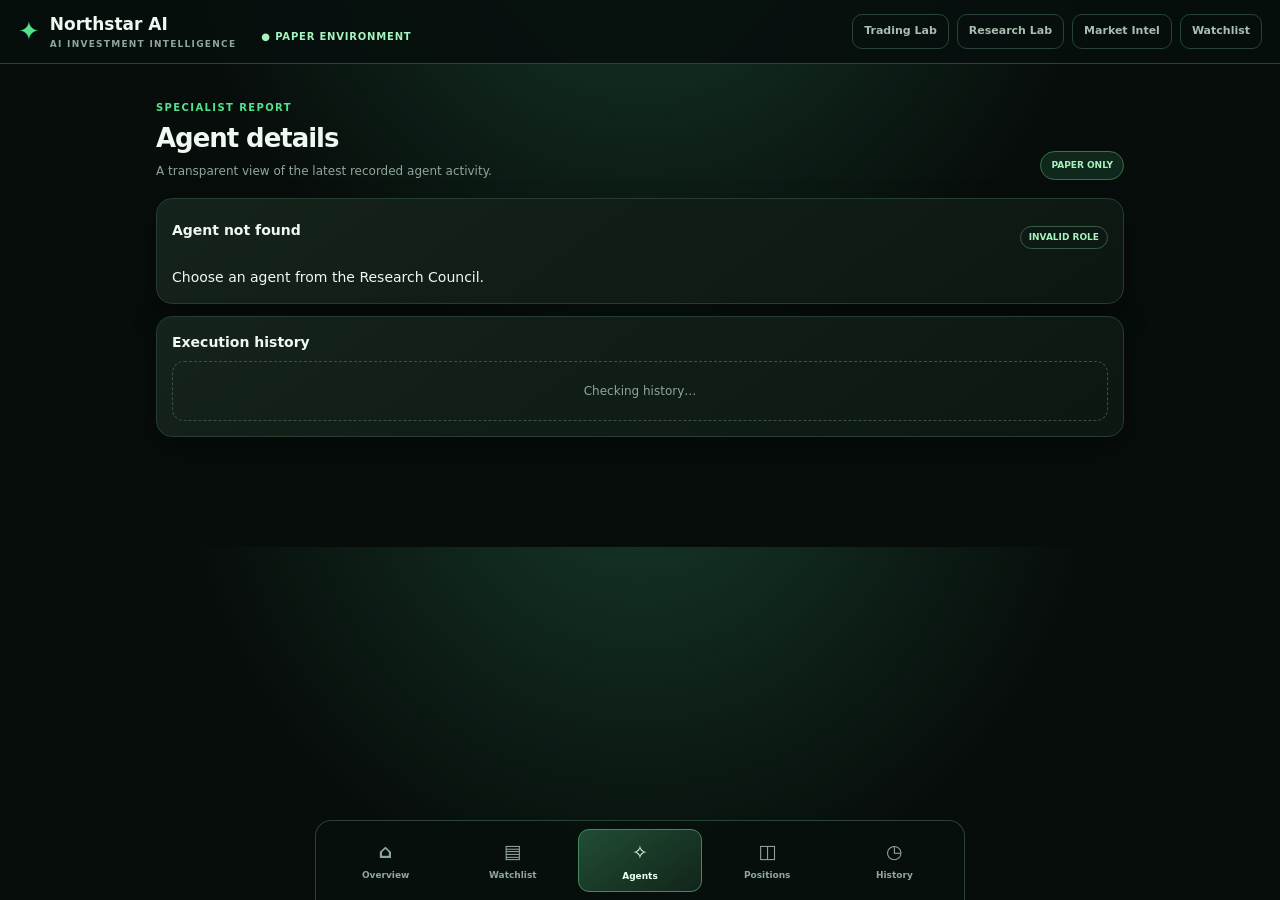
<file: web/agent-detail.html>
<!doctype html><html lang="en"><head><meta charset="utf-8"><meta name="viewport" content="width=device-width,initial-scale=1,viewport-fit=cover"><meta name="theme-color" content="#07100b"><title>Northstar AI — Agent details</title><link rel="stylesheet" href="./workspace.css"></head><body><header class="topbar"><a class="brand" href="./trading-lab.html"><span class="brand-mark">✦</span><span>Northstar AI<small>AI INVESTMENT INTELLIGENCE</small></span></a><span class="env">● PAPER ENVIRONMENT</span><nav class="toplinks"><a  href="./trading-lab.html">Trading Lab</a><a  href="./research.html">Research Lab</a><a  href="./index.html">Market Intel</a><a  href="./watchlist.html">Watchlist</a></nav></header><main class="main"><div class="hero"><div><div class="eyebrow">SPECIALIST REPORT</div><h1>Agent details</h1><p>A transparent view of the latest recorded agent activity.</p></div><span class="tag">PAPER ONLY</span></div><section class="card"><div class="hero"><div><h2 id="agent-name">Loading agent…</h2><p class="muted small" id="agent-purpose"></p></div><span class="pill" id="agent-status">CHECKING</span></div><div id="agent-report"><div class="empty">Loading persisted agent report…</div></div></section><section class="card" style="margin-top:12px"><h2>Execution history</h2><div id="agent-history" class="list"><div class="empty">Checking history…</div></div></section></main><nav class="bottom-nav" aria-label="Main navigation"><a  href="./trading-lab.html"><span>⌂</span>Overview</a><a  href="./watchlist.html"><span>▤</span>Watchlist</a><a class="active" href="./agents.html"><span>✧</span>Agents</a><a  href="./positions.html"><span>◫</span>Positions</a><a  href="./history.html"><span>◷</span>History</a></nav><script src="./workspace.js" defer></script></body></html>
</file>
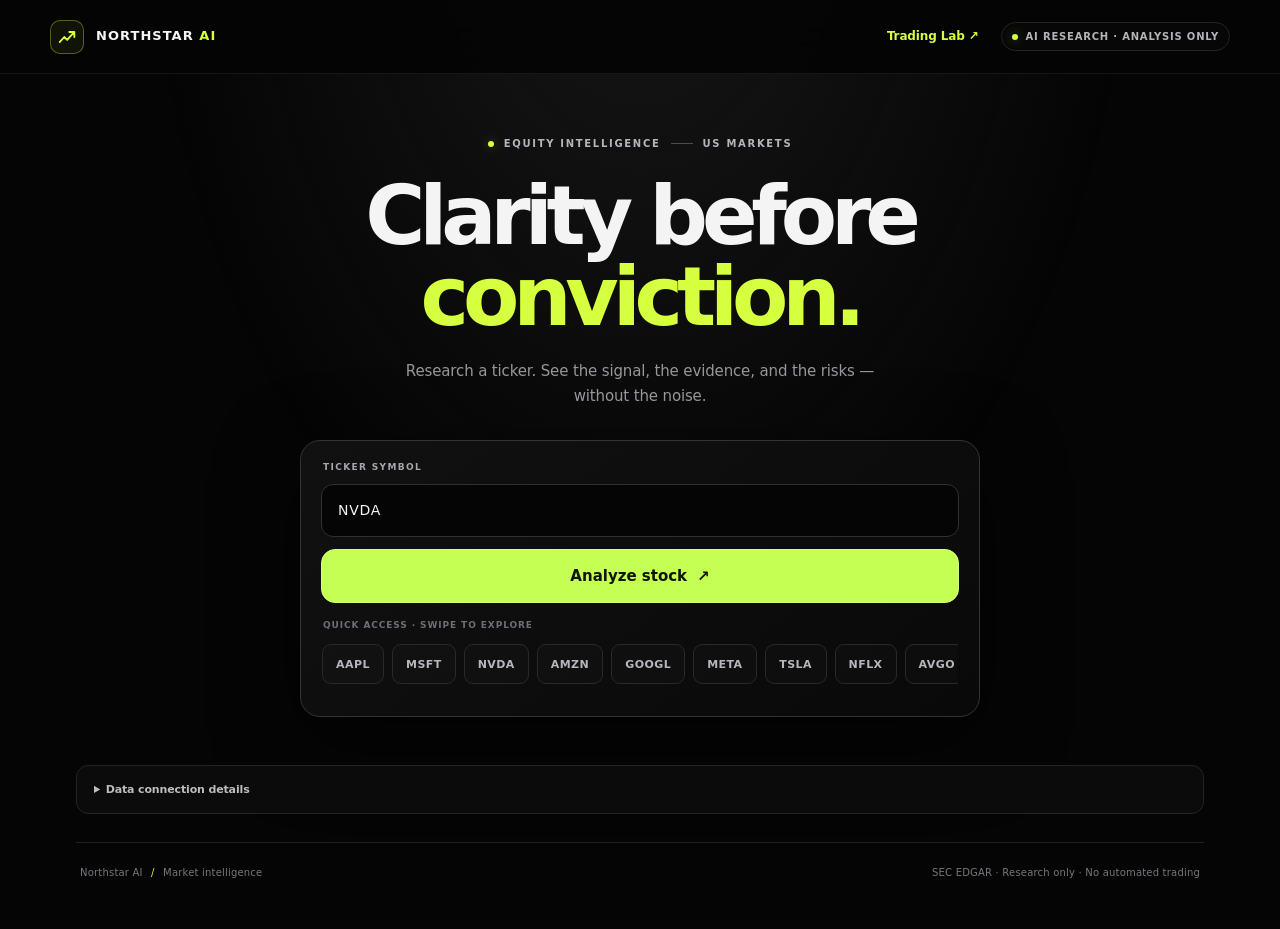
<file: web/research.html>
<!doctype html>
<html lang="en">
<head>
  <meta charset="utf-8">
  <meta name="viewport" content="width=device-width, initial-scale=1">
  <meta name="theme-color" content="#050505">
  <meta name="description" content="Northstar AI provides transparent US stock research with SEC-sourced fundamentals, market data, earnings risk and explicit data-quality limits.">
  <title>Northstar AI — AI Research</title>
  <link rel="stylesheet" href="./styles.css?v=signal-self-test1">

</head>
<body>
  <header class="topbar">
    <a class="brand" href="./trading-lab.html"><span class="brand-mark" aria-hidden="true"><svg viewBox="0 0 24 24" fill="none"><path d="M4 17.5 9 12l3.2 3.2L20 6.5M14.5 6.5H20v5.5" stroke="currentColor" stroke-width="2" stroke-linecap="round" stroke-linejoin="round"/></svg></span><span class="brand-name">NORTHSTAR <span>AI</span></span></a>
    <div class="topbar-right"><a href="./trading-lab.html" class="nav-link" style="display:inline-flex!important;color:var(--accent);font-weight:750">Trading Lab ↗</a><a href="#ranking-disclosure" class="nav-link" id="market-scan-link">Market scan</a><span class="status"><i></i> AI RESEARCH · ANALYSIS ONLY</span></div>
  </header>
  <main class="shell">
    <section class="hero">
      <div class="hero-kicker"><span class="live-dot"></span> EQUITY INTELLIGENCE <span class="kicker-divider"></span> US MARKETS</div>
      <h1>Clarity before<br><span class="hero-accent">conviction.</span></h1>
      <p class="intro">Research a ticker. See the signal, the evidence, and the risks — without the noise.</p>
      <form id="analyze-form" class="search-panel">
        <label for="ticker">TICKER SYMBOL</label>
        <div class="search-row"><input id="ticker" name="ticker" maxlength="12" value="NVDA" placeholder="e.g. NVDA" autocomplete="off" required></div>
        <button id="analyze-button" class="analyze-button" type="submit">Analyze stock <span aria-hidden="true">↗</span></button>
        <div class="quick-tickers-wrap">
          <div class="quick-tickers-label">QUICK ACCESS · SWIPE TO EXPLORE</div>
          <div class="quick-tickers" aria-label="Popular stocks; swipe horizontally to browse"><button type="button" data-ticker="AAPL">AAPL</button>
          <button type="button" data-ticker="MSFT">MSFT</button>
          <button type="button" data-ticker="NVDA">NVDA</button>
          <button type="button" data-ticker="AMZN">AMZN</button>
          <button type="button" data-ticker="GOOGL">GOOGL</button>
          <button type="button" data-ticker="META">META</button>
          <button type="button" data-ticker="TSLA">TSLA</button>
          <button type="button" data-ticker="NFLX">NFLX</button>
          <button type="button" data-ticker="AVGO">AVGO</button>
          <button type="button" data-ticker="ORCL">ORCL</button>
          <button type="button" data-ticker="AMD">AMD</button>
          <button type="button" data-ticker="INTC">INTC</button>
          <button type="button" data-ticker="CRM">CRM</button>
          <button type="button" data-ticker="PLTR">PLTR</button>
          <button type="button" data-ticker="JPM">JPM</button>
          <button type="button" data-ticker="V">V</button>
          <button type="button" data-ticker="MA">MA</button>
          <button type="button" data-ticker="COST">COST</button>
          <button type="button" data-ticker="WMT">WMT</button>
          <button type="button" data-ticker="DIS">DIS</button>
          <button type="button" data-ticker="QCOM">QCOM</button>
          <button type="button" data-ticker="MU">MU</button>
          <button type="button" data-ticker="MRVL">MRVL</button>
          <button type="button" data-ticker="NVTS">NVTS</button></div>
        </div>
        <div id="activity-progress" class="activity-progress hidden" role="status" aria-live="polite">
          <div class="activity-top"><span class="activity-spinner" aria-hidden="true"></span><div class="activity-copy"><strong id="activity-title">Analyzing stock</strong><span id="activity-stage">Preparing reliable data sources…</span></div><span id="activity-elapsed" class="activity-elapsed">0s</span></div>
          <div class="activity-track"><span id="activity-bar"></span></div>
          <ol id="activity-steps" class="activity-steps"></ol>
          <p class="activity-note">Elapsed time is shown honestly; progress steps update as checks finish.</p>
        </div>
      </form>
      <div class="stock-suggestions-cta">
        <button id="suggest-stocks-button" type="button" class="suggest-stocks-button"><span class="suggest-icon" aria-hidden="true">✦</span><span><strong>Suggest me stocks</strong><small>Find up to 10 data-screened research candidates</small></span><span class="suggest-arrow" aria-hidden="true">↗</span></button>
      </div>
    </section>

    <section id="market-regime-panel" class="news-section hidden" aria-live="polite" style="margin:22px 0;padding:18px;border:1px solid #30352a;border-radius:16px;background:#0c0f0a"><div class="section-heading"><div><p class="eyebrow">MARKET REGIME INTELLIGENCE</p><h2 id="market-regime-state">Market regime: UNKNOWN</h2></div><span id="market-regime-date" class="count">Not checked</span></div><p id="market-regime-summary" class="table-note">SPY and QQQ market conditions will be checked during stock analysis.</p><div id="market-regime-reasons" class="table-note"></div><p class="table-note">Context and risk gate only—not a stock signal, forecast, or trade authorization. UNKNOWN blocks new entries in this module.</p></section>
    <div id="stock-results" class="stock-results hidden" aria-label="Analysis results for the selected stock">
    <section id="message" class="message" role="status" aria-live="polite">Enter a ticker and tap Analyze.</section>
    <section id="beginner-overview" class="beginner-overview hidden" aria-live="polite">
      <div class="answer-card">
        <div class="answer-topline"><span class="eyebrow">NORTHSTAR'S PLAIN-ENGLISH ANSWER</span><span id="beginner-confidence" class="confidence-badge confidence-low">Confidence: Low</span></div>
        <h2 id="beginner-company-name">Company analysis</h2>
        <div class="company-purpose"><p class="company-purpose-label">WHAT DOES THIS COMPANY DO?</p><p id="beginner-company-description" class="answer-description">“A plain-English description of the company’s products and services will appear here.”</p></div>
        <div class="answer-price-row"><strong id="beginner-price">Price unavailable</strong><span id="beginner-market-state" class="market-state">Market status unknown</span></div>
        <div id="beginner-verdict" class="beginner-verdict verdict-unknown"><span id="beginner-verdict-dot" class="meaning-dot unknown"></span><div><strong id="beginner-verdict-title">Not enough reliable data</strong><p id="beginner-verdict-reason">Analyze a stock to see the reason.</p></div></div>
      </div>
      <div class="beginner-scorecards">
        <article class="beginner-score"><p class="eyebrow">BUSINESS HEALTH</p><strong id="score-business">Unknown</strong><p id="score-business-detail">Financial checks not available.</p></article>
        <article class="beginner-score"><p class="eyebrow">RISK</p><strong id="score-risk">Unknown</strong><p id="score-risk-detail">Risk review not complete.</p></article>
      </div>
      <div class="beginner-lists">
        <section class="beginner-subpanel"><div class="beginner-subhead"><h3>Top risks to know</h3></div><div id="beginner-risks" class="beginner-list"><p class="muted">Risks will appear after analysis.</p></div></section>
        <section class="beginner-subpanel"><div class="beginner-subhead"><h3>Latest headlines</h3></div><div id="beginner-headlines" class="beginner-list"><p class="muted">Headlines will appear after analysis.</p></div></section>
      </div>
      <section id="ai-research-panel" class="beginner-subpanel hidden" aria-live="polite"><div class="beginner-subhead"><h3>AI-assisted research</h3><span id="ai-research-status" class="count">Supplemental sources</span></div><p id="ai-research-intro" class="muted">Northstar can supplement native analysis with source-linked research when data gaps are detected.</p><div id="ai-research-findings" class="beginner-list"></div></section>
    </section>
    <div class="full-details-content">
    <section id="company-panel" class="company-panel hidden">
      <div><p class="eyebrow">COMPANY</p><h2 id="company-name">—</h2><p id="company-meta" class="muted">—</p></div>
      <div class="source-pill"><span class="source-dot"></span> SEC EDGAR</div>
    </section>
    <section id="earnings-panel" class="news-section hidden" aria-live="polite">
      <div class="section-heading"><div><p class="eyebrow">EARNINGS & EVENT RISK</p><h2>Next earnings check</h2></div><span id="earnings-status" class="count">Not checked</span></div>
      <div id="earnings-content"><p class="empty">Analyze a stock to check the public earnings calendar.</p></div>
    </section>
    <details id="earnings-reconciliation-details" class="developer-panel"><summary><span><strong>Detailed earnings reconciliation</strong><small>Reported results and third-party estimates, when available</small></span><span class="disclosure-chevron" aria-hidden="true">+</span></summary><div class="developer-panel-content">
    <section id="earnings-results-panel" class="news-section hidden" aria-live="polite">
      <div class="section-heading"><div><p class="eyebrow">RESULTS VS EXPECTATIONS</p><h2>Latest reported quarter</h2></div><span id="earnings-results-status" class="count">Not checked</span></div>
      <div id="earnings-results-content"><p class="empty">Analyze a stock to compare SEC-reported results with available consensus estimates.</p></div>
    </section>
    </div></details>
    <section id="recommendation-panel" class="news-section hidden" aria-live="polite">
      <div class="section-heading"><div><p class="eyebrow">NORTHSTAR STOCK ADVISOR</p><h2>Stock Advisor</h2></div><span id="decision-status" class="count">Waiting for evidence</span></div>
      <div id="decision-hero" class="decision-hero state-unknown" aria-live="polite">
        <div id="decision-symbol" class="decision-symbol" aria-hidden="true">?</div>
        <div class="decision-hero-copy">
          <p id="decision-plain-label" class="eyebrow">YOUR NEXT STEP</p>
          <h3 id="decision-title">Analyze a stock to get a decision</h3>
          <p id="decision-plain-summary" class="decision-plain-summary">Northstar will explain whether the evidence supports waiting, avoiding the stock, or further review.</p>
          <p id="decision-action" class="decision-action">No action until the analysis finishes.</p>
        </div>
      </div>
      <div class="signal-self-test-control">
        <button id="signal-self-test-button" type="button" class="secondary-button" aria-expanded="false">Preview BUY / WAIT / SELL indicators</button>
        <p class="muted">Display-only self-test. Preview states are simulated and do not change this stock's analysis.</p>
      </div>
      <section id="signal-self-test-panel" class="signal-self-test-panel hidden" aria-live="polite" aria-label="Signal indicator display test">
        <p class="eyebrow">INDICATOR DISPLAY TEST · SIMULATED</p>
        <div class="signal-self-test-grid">
          <article class="signal-self-test-card state-buy"><strong>BUY</strong><span>Validated setup preview</span></article>
          <article class="signal-self-test-card state-wait"><strong>WAIT</strong><span>More evidence needed preview</span></article>
          <article class="signal-self-test-card state-sell"><strong>SELL REVIEW</strong><span>Risk review preview</span></article>
        </div>
        <p class="muted">This confirms the status styles can render. It does not validate a live stock signal or prove the strategy has an edge.</p>
      </section>
      <div class="decision-bottom-line"><p class="eyebrow">WHY THIS DECISION?</p><p id="decision-bottom-line">Analyze a ticker to get a plain-language assessment.</p><p class="eyebrow">WHAT TO DO NEXT</p><p id="decision-next-step">Required checks will appear here.</p></div>
      <details id="developer-diagnostics-details" class="developer-panel"><summary><span><strong>Developer diagnostics</strong><small>Technical checks, raw risk rules and provisional valuation calculations</small></span><span class="disclosure-chevron" aria-hidden="true">+</span></summary><div class="developer-panel-content">
      <p id="decision-explanation" class="table-note">Analyze a ticker to receive a data-quality and risk assessment.</p>
      <p class="table-note">Technical error detail (developer only): <span id="developer-error">No error reported.</span></p>
      <div class="holding-review">
        <div><p class="eyebrow">IF YOU ALREADY OWN THIS STOCK</p><h3>Position review</h3><p class="table-note">Enter your position to get a rule-based HOLD / SELL REVIEW. This does not place an order.</p></div>
        <div class="holding-fields">
          <label for="holding-shares">Shares owned</label><input id="holding-shares" type="number" min="0" step="any" placeholder="e.g. 5">
          <label for="holding-cost">Average cost per share (USD)</label><input id="holding-cost" type="number" min="0" step="any" placeholder="e.g. 120">
          <button id="review-holding" type="button" class="secondary-button">Review my position</button>
        </div>
        <div id="holding-result" class="holding-result" role="status">Analyze a stock and enter your position to review it.</div>
      </div>
      <div id="decision-metrics" class="metrics-grid"></div>
      <div class="meaning-legend" aria-label="Indicator legend"><span><i class="meaning-dot good"></i> Positive</span><span><i class="meaning-dot bad"></i> Negative / risk</span><span><i class="meaning-dot caution"></i> Needs attention</span><span><i class="meaning-dot unknown"></i> Not enough data</span></div>
      <div id="decision-checks" class="decision-checks"></div>
      <p id="decision-caveat" class="table-note">Any preliminary valuation is assumption-driven and is not a validated forecast or instruction to trade.</p>
      </div></details>
      <div class="ranking-actions"><button id="save-research-snapshot" type="button" class="secondary-button">Save research snapshot</button><button id="export-research-csv" type="button" class="secondary-button">Export snapshots CSV</button><span id="research-log-status" class="count">0 saved snapshot(s)</span></div>
      <div id="research-log-list" class="news-list"><p class="empty">Saved snapshots stay in this browser on this device. They are not synced to a server.</p></div>
    </section>
    <details id="technical-validation-details" class="developer-panel"><summary><span><strong>Technical validation details</strong><small>Price-history diagnostics and experimental strategy tests</small></span><span class="disclosure-chevron" aria-hidden="true">+</span></summary><div class="developer-panel-content">
    <section id="history-panel" class="news-section hidden"><div class="section-heading"><div><p class="eyebrow">PRICE HISTORY · 1 YEAR</p><h2>Historical performance and risk</h2></div><span id="history-status" class="count">Loads with analysis</span></div><div id="history-metrics" class="metrics-grid"></div><div id="history-chart-wrap" class="history-chart-wrap"><p class="empty">Analyze a ticker to load historical prices.</p></div><div class="history-labels"><span id="history-start-label">Start</span><span id="history-end-label">End</span></div><p id="history-meta" class="table-note">Daily price history is requested when you analyze a company.</p><p id="history-warning" class="table-note">Historical performance is not a forecast.</p></section>
    <section id="strategy-backtest-panel" class="news-section hidden" aria-live="polite">
      <div class="section-heading"><div><p class="eyebrow">HISTORICAL STRATEGY TEST · 5 YEARS</p><h2>Technical strategy reality check</h2></div><span id="strategy-backtest-status" class="count">Loads with analysis</span></div>
      <p id="strategy-backtest-warning" class="table-note">This experimental 50/200-day moving-average strategy is separate from the live recommendation rules. It cannot enable BUY signals.</p>
      <div id="strategy-backtest-metrics" class="metrics-grid"></div>
      <div class="section-heading" style="margin-top:18px"><div><p class="eyebrow">TIME MACHINE · RESAMPLING</p><h3>Monte Carlo robustness diagnostic</h3></div><span id="strategy-monte-carlo-status" class="count">Requires 20+ completed trades</span></div>
      <div id="strategy-monte-carlo" class="metrics-grid"><p class="empty">The Time Machine will resample completed historical trade sequences when the sample is large enough.</p></div>
      <p id="strategy-monte-carlo-warning" class="table-note">Resampling frequencies are conditional on the observed historical sample. They are not probabilities of future profit or loss.</p>
      <div class="section-heading" style="margin-top:18px"><div><p class="eyebrow">TIME MACHINE · HISTORICAL REPLAY</p><h3>Trade-by-trade session replay</h3></div><span id="strategy-replay-status" class="count">Loads with analysis</span></div>
      <div id="strategy-replay-log" class="table-wrap"><p class="empty">Historical entries and exits will appear when the strategy test completes.</p></div>
      <p class="table-note">Shows the most recent trade events from this experimental 50/200-day strategy. These are reconstructed from current-provider daily history—not a point-in-time replay of all historical news, filings, or scanner decisions.</p>
      <div id="strategy-backtest-details" class="table-note"></div><div id="strategy-walk-forward" class="table-note"></div>
    </section>
    </div></details>
    <section id="annual-trends-panel" class="news-section"><div class="section-heading"><div><p class="eyebrow">FUNDAMENTAL SNAPSHOT</p><h2>Annual financial trends</h2></div><span id="fundamental-status" class="count">Loads with analysis</span></div><p class="table-note">Calculated only from unambiguous annual 10-K observations. Free cash flow is an approximation: operating cash flow minus absolute capital expenditures. Not a recommendation.</p><div id="fundamental-snapshot" class="metrics-grid"><p class="empty">Analyze a company to calculate annual trends.</p></div></section>

    <section id="quarterly-trends-panel" class="news-section" aria-labelledby="quarterly-heading">
      <div class="section-heading"><div><p class="eyebrow">LATEST REPORTED QUARTER</p><h2 id="quarterly-heading">Quarterly performance snapshot</h2></div><span id="quarterly-status" class="count">Loads with analysis</span></div>
      <p class="table-note">Uses quarterly-period facts disclosed in SEC filings, compares with the closest same-period prior-year figure where available, and shows the filing date. This is not an analyst-consensus beat/miss calculation.</p>
      <div id="quarterly-snapshot" class="metrics-grid"><p class="empty">Analyze a ticker to compare the latest reported quarter with the prior year.</p></div>
    </section>
    <section id="all-metrics-panel" class="news-section metrics-disclosure"><div class="section-heading"><div><p class="eyebrow">SEC REPORTED DATA</p><h2>All reported financial metrics</h2></div></div><p class="table-note">Raw reported figures with filing periods.</p><section id="metrics-grid" class="metrics-grid" aria-label="Latest reported financial metrics"></section></section>
    <details class="news-section disclosure-section" id="filings-disclosure">
      <summary class="section-heading disclosure-summary"><div><p class="eyebrow">PRIMARY SOURCE</p><h2>Official SEC filings</h2></div><span id="filings-status" class="count">Loads with analysis</span></summary>
      <div class="disclosure-content">
        <p class="table-note">Company filings are primary-source disclosures. Open the original filing to verify material information before making an investment decision.</p>
        <div id="filings-list" class="news-list"><p class="empty">Analyze a ticker to load recent SEC filings.</p></div>
      </div>
    </details>



    <section id="stock-news-impact" class="news-section hidden" aria-live="polite">
      <div class="section-heading"><div><p class="eyebrow">COMPANY-SPECIFIC COVERAGE</p><h2>Latest Stock News</h2></div><span id="stock-news-impact-status" class="count">Loads with analysis</span></div>
      <div id="stock-news-impact-list" class="stock-news-impact-list"><p class="empty">Analyze a ticker to load its latest news.</p></div>
    </section>
    </div>
    </div>
    <details id="ranking-disclosure" class="ranking-disclosure">
      <summary class="ranking-disclosure-summary"><span><span class="eyebrow">EXPERIMENTAL TOOL</span><strong>Stock research shortlist</strong><small>Provisional screening only · validation is incomplete</small></span><span class="disclosure-chevron" aria-hidden="true">+</span></summary>
            <section id="ranking" class="ranking-section suggestion-results-section">
            <div class="section-heading"><div><p class="eyebrow">DATA-DRIVEN STOCK SUGGESTIONS</p><h2>Top 10 research candidates</h2></div><span class="count">Provisional signals · not validated</span></div>
            <p class="table-note">The experimental watchlist score ranks research priorities only. Preliminary valuation-based watch zones may appear in the analysis panel when inputs pass quality checks, but they are provisional research signals only; full historical validation remains incomplete.</p>
            <p class="table-note">The system screens a curated universe of 253 US stocks and displays up to ten ranked research candidates. Latest quote and valuation checks may provide a provisional model entry watch zone, fair-value reference, risk reference, and a 1–6 month review horizon. These are research references only, not guaranteed buy/exit instructions. The strategy has not passed walk-forward and untouched holdout validation.</p><div class="stock-suggestions-hero"><div class="suggestions-heading"><span class="eyebrow">YOUR MARKET SNAPSHOT</span><h2>Top 10 stocks to research</h2><p>Fast, precomputed shortlist from the latest 253-stock scan. Refreshes every three hours; open any stock for live checks.</p></div><div class="suggestions-actions"><button id="run-screen" type="button" class="primary-suggestions-button">Show latest top 10</button><button id="run-live-screen" type="button" class="secondary-button">Run live 253-stock scan</button></div><span id="screen-status" class="count">Loading latest snapshot when opened</span></div><div id="screen-results" class="screen-results"><p class="empty">Your latest shortlist will appear here. Select “Show latest top 10” to load the cached scan.</p></div><details class="diagnostics"><summary>Scoring method</summary><div class="diagnostic-content"><p>Revenue growth: 25 points. Net profit margin: 15 points. Approximate free-cash-flow margin: 20 points. One-year price return: 20 points. Maximum drawdown: 20 points. A candidate is excluded if any component is missing or ambiguous. Scores rank research priorities only; valuation, event risk, and walk-forward validation are not yet part of this score.</p></div></details>
          </section>
    </details>
    <details class="diagnostics">
      <summary>Data connection details</summary>
      <div class="diagnostic-content">
        <p><strong>Page:</strong> <span id="ui-health">Loaded</span></p>
        <p><strong>SEC connection:</strong> <span id="sec-health">Not tested yet</span></p>
        <div class="alpaca-connection" style="margin:18px 0;padding:16px;border:1px solid #343a2b;border-radius:14px;background:#0d100b">
          <div style="display:flex;align-items:center;justify-content:space-between;gap:12px;flex-wrap:wrap">
            <strong>Alpaca Paper Trading</strong>
            <span id="alpaca-status" aria-live="polite" class="muted">Not checked yet</span>
          </div>
          <p class="muted" style="margin:8px 0 12px">Secure server-side connection. Read-only: Northstar will not place trades.</p>
          <button id="alpaca-connect-button" type="button" style="width:auto;min-height:42px;padding:10px 16px;border:1px solid #c7ff4f;border-radius:10px;background:#c7ff4f;color:#10130b;font-weight:750">Test Alpaca connection</button>
          <div id="alpaca-account" class="hidden" style="margin-top:14px"></div>
          <div id="alpaca-positions" class="hidden" style="margin-top:12px"></div>
        </div>
        <p><strong>Last request:</strong> <span id="last-request">—</span></p>
        <p class="muted">Financial facts come from SEC EDGAR. This is a research prototype, not a valuation model or trade recommendation.</p>
        <p><a href="https://www.sec.gov/edgar/sec-api-documentation" target="_blank" rel="noreferrer">SEC API documentation ↗</a></p>
      </div>
    </details>
    <div class="hidden" aria-hidden="true"><span id="news-status">Loads with analysis</span><div id="news-list"></div></div>
  <footer><span>Northstar AI <span class="footer-sep">/</span> Market intelligence</span><span>SEC EDGAR · Research only · No automated trading</span></footer>
  </main>
  <script>
    window.addEventListener("error", function (event) {
      var box = document.getElementById("northstar-runtime-error");
      if (!box) {
        box = document.createElement("div");
        box.id = "northstar-runtime-error";
        box.style.cssText = "position:fixed;bottom:12px;left:12px;right:12px;z-index:99999;padding:14px 16px;background:#3b1515;color:#fff;border:1px solid #ff7777;border-radius:10px;font:13px/1.5 system-ui,sans-serif";
        box.textContent = "Northstar JavaScript error: " + (event.message || "unknown error") + (event.filename ? " (" + event.filename.split("/").pop() + ":" + event.lineno + ")" : "") + ". Share this exact message if it persists.";
        document.body.appendChild(box);
      }
    });
    window.addEventListener("unhandledrejection", function (event) {
      var box = document.getElementById("northstar-runtime-error");
      if (!box) {
        box = document.createElement("div");
        box.id = "northstar-runtime-error";
        box.style.cssText = "position:fixed;bottom:12px;left:12px;right:12px;z-index:99999;padding:14px 16px;background:#3b1515;color:#fff;border:1px solid #ff7777;border-radius:10px;font:13px/1.5 system-ui,sans-serif";
        box.textContent = "Northstar request error: " + (event.reason && event.reason.message ? event.reason.message : String(event.reason || "unknown error")) + ". Share this exact message if it persists.";
        document.body.appendChild(box);
      }
    });
  </script>
  <script src="./evidence-score.js?v=evidenceaudit1" defer></script>
  <script src="./news-catalyst.js?v=newscatalyst1" defer></script>
  <script src="./market-regime.js?v=regime1" defer></script>
  <script src="./app.js?v=tickerpersist1" defer></script>
</body>
</html>
</file>
<file: web/workspace.css>
:root{color-scheme:dark;--bg:#070d0b;--panel:#101a16;--panel2:#14231c;--line:#263d31;--muted:#91a69a;--text:#eff8f1;--green:#53e18b;--green2:#a5f3bd;--amber:#f0c875;--red:#ff8c8c}*{box-sizing:border-box}body{margin:0;background:radial-gradient(ellipse at 50% -20%,#173b29 0,transparent 50%),var(--bg);color:var(--text);font:14px/1.5 Inter,system-ui,sans-serif}a{color:inherit;text-decoration:none}button,input{font:inherit}.topbar{position:sticky;top:0;z-index:20;background:#07100ded;backdrop-filter:blur(16px);border-bottom:1px solid #294436;padding:12px 18px}.brand{display:inline-flex;align-items:center;gap:10px;font-size:17px;font-weight:850}.brand-mark{color:var(--green);font-size:26px}.brand small{display:block;color:var(--muted);font-size:9px;letter-spacing:.14em}.toplinks{display:flex;gap:8px;overflow:auto;padding-top:12px;scrollbar-width:none}.toplinks a{white-space:nowrap;padding:8px 11px;border:1px solid #294436;border-radius:10px;color:#a9bdb0;font-size:11px;font-weight:750}.toplinks a.active{background:#153c28;border-color:#3c9e65;color:#d9ffe5}.env{float:right;color:var(--green2);font-size:10px;font-weight:800;letter-spacing:.08em;padding-top:10px}.main{max-width:1000px;margin:auto;padding:22px 16px 110px}.hero{display:flex;justify-content:space-between;gap:12px;align-items:end;margin:6px 0 18px}.eyebrow{color:var(--green);font-size:10px;font-weight:850;letter-spacing:.14em}.hero h1{font-size:26px;letter-spacing:-.04em;margin:4px 0}.hero p{color:var(--muted);font-size:12px;margin:0}.tag{border:1px solid #34734e;color:var(--green2);background:#10271b;padding:7px 10px;border-radius:999px;font-size:9px;font-weight:850}.grid{display:grid;grid-template-columns:repeat(2,minmax(0,1fr));gap:12px}.card{min-width:0;border:1px solid var(--line);border-radius:16px;padding:15px;background:linear-gradient(145deg,#14231b,#0d1712);box-shadow:0 12px 30px #0004}.card h2,.card h3{margin:0 0 8px;font-size:14px}.muted{color:var(--muted)}.small{font-size:10px}.value{font-size:23px;font-weight:850;letter-spacing:-.04em}.pill{display:inline-flex;border:1px solid #345c43;border-radius:99px;padding:4px 8px;color:var(--green2);font-size:9px;font-weight:800}.row{display:flex;justify-content:space-between;gap:10px;align-items:center;padding:11px 0;border-bottom:1px solid #ffffff10}.row:last-child{border:0}.row strong{font-size:12px}.list{display:grid;gap:9px}.item{display:flex;align-items:center;justify-content:space-between;gap:12px;padding:13px;border:1px solid #2b4335;border-radius:13px;background:#0d1812}.item-main{min-width:0}.ticker{font-weight:900;color:#eaffef}.company{display:block;color:var(--muted);font-size:10px;overflow-wrap:anywhere}.score{font-weight:850;color:var(--green2);font-variant-numeric:tabular-nums}.btn{border:1px solid #398658;border-radius:10px;padding:9px 12px;background:linear-gradient(135deg,#1e7544,#14522f);color:#effff3;font-size:11px;font-weight:850}.btn.secondary{background:#15231b;border-color:#385743;color:#c7e5d0}.bottom-nav{position:fixed;z-index:30;left:0;right:0;bottom:0;display:grid;grid-template-columns:repeat(5,minmax(0,1fr));gap:4px;padding:8px 8px calc(8px + env(safe-area-inset-bottom));background:#07100df2;border-top:1px solid #294436;backdrop-filter:blur(16px)}.bottom-nav a{display:flex;flex-direction:column;align-items:center;gap:3px;padding:8px 2px;border-radius:11px;color:#91a69a;font-size:9px;font-weight:750}.bottom-nav a span{font-size:19px}.bottom-nav a.active{background:linear-gradient(145deg,#214d34,#11251a);color:#eaffef;border:1px solid #43895d}.empty{padding:20px;border:1px dashed #385342;border-radius:12px;color:var(--muted);font-size:12px;text-align:center}.notice{padding:11px 13px;border:1px solid #594b2b;border-radius:12px;color:#e8d39e;background:#211b0e;font-size:10px;line-height:1.5}@media(min-width:760px){.topbar{display:flex;align-items:center;gap:25px}.toplinks{padding:0;margin-left:auto}.env{float:none}.bottom-nav{left:50%;right:auto;transform:translateX(-50%);width:min(650px,100%);border:1px solid #294436;border-bottom:0;border-radius:16px 16px 0 0}.main{padding-top:30px}.grid{grid-template-columns:repeat(3,minmax(0,1fr))}}
</file>
<file: web/styles.css>
:root{
  color-scheme:dark;
  --bg:#050505;--surface:#0b0b0c;--surface-raised:#101011;--surface-soft:#141416;
  --line:#242426;--line-strong:#343438;--text:#f4f4f5;--muted:#96969d;--muted-2:#6e6e76;
  --accent:#d6ff3f;--accent-dim:#a8c92c;--good:#a3f7bf;--bad:#ff8b8b;--amber:#ffd27b;
  --radius:18px;--radius-sm:11px;--content:1180px;
}
*{box-sizing:border-box}
html{scroll-behavior:smooth;scroll-padding-top:90px}
body{margin:0;background:var(--bg);color:var(--text);font:14px/1.55 Inter,ui-sans-serif,system-ui,-apple-system,BlinkMacSystemFont,"Segoe UI",sans-serif;letter-spacing:-.01em}
body:before{content:"";position:fixed;inset:0;pointer-events:none;z-index:-1;background:radial-gradient(ellipse at 50% -20%,#19191b 0,transparent 55%)}
a{color:var(--accent);text-decoration:none}a:hover{color:#efffae}
button,input{font:inherit}button{cursor:pointer;transition:transform .18s ease,border-color .18s ease,background .18s ease,color .18s ease}
button:active{transform:translateY(1px)}button:disabled{opacity:.55;cursor:wait}
:focus-visible{outline:2px solid var(--accent);outline-offset:3px}
.hidden{display:none!important}
.topbar{height:74px;position:sticky;top:0;z-index:20;display:flex;align-items:center;justify-content:space-between;padding:0 max(22px,calc((100vw - var(--content))/2));border-bottom:1px solid #ffffff12;background:#050505eF;backdrop-filter:blur(18px)}
.brand{display:flex;align-items:center;gap:12px;color:var(--text);font-weight:800;text-decoration:none;letter-spacing:.08em;font-size:13px}
.brand-mark{width:34px;height:34px;display:grid;place-items:center;border:1px solid #d6ff3f55;background:#d6ff3f10;border-radius:10px;color:var(--accent)}
.brand-mark svg{width:22px;height:22px}.brand-name span{color:var(--accent);font-weight:600}
.topbar-right{display:flex;align-items:center;gap:22px}.nav-link{font-size:12px;color:#b6b6bc}.nav-link:hover{color:var(--accent)}
.status,.source-pill,.count{display:inline-flex;align-items:center;gap:8px;border:1px solid var(--line);border-radius:999px;padding:6px 10px;color:#b4b4bb;font-size:10px;font-weight:700;letter-spacing:.08em;white-space:nowrap;background:#ffffff03}
.status i,.source-dot,.live-dot{width:6px;height:6px;border-radius:50%;background:var(--accent);display:inline-block;box-shadow:0 0 12px #d6ff3f65}
.shell{max-width:var(--content);margin:0 auto;padding:56px 26px 48px}
.hero{max-width:840px;margin:0 auto 42px;text-align:center}
.hero-kicker{display:flex;justify-content:center;align-items:center;gap:10px;font-size:10px;letter-spacing:.17em;font-weight:800;color:#b5b5bc;margin-bottom:23px}
.kicker-divider{width:22px;height:1px;background:#4b4b50}.hero h1{font-size:clamp(48px,7vw,82px);line-height:.99;letter-spacing:-.075em;margin:0;font-weight:720}
.hero-accent{color:var(--accent)}.intro{max-width:480px;margin:22px auto 30px;color:var(--muted);font-size:15px;line-height:1.7}
.search-panel{max-width:680px;margin:0 auto;text-align:left;background:linear-gradient(145deg,#111112,#090909);border:1px solid var(--line-strong);border-radius:20px;padding:18px;box-shadow:0 24px 80px #0009}
.search-panel label{display:block;font-size:9px;letter-spacing:.15em;color:#a6a6ad;font-weight:800;margin:0 0 9px 2px}
.search-row{display:flex;gap:10px}.search-row input{min-width:0;flex:1;background:#050505;border:1px solid #303034;border-radius:12px;padding:15px 16px;color:var(--text);font:600 16px/1.4 inherit;outline:none;text-transform:uppercase;letter-spacing:.05em}
.search-row input:focus{border-color:#b7dc38;box-shadow:0 0 0 3px #d6ff3f12}
.search-row button{background:var(--accent);color:#0b0b09;border:0;border-radius:11px;padding:0 20px;font-size:12px;font-weight:850;white-space:nowrap;min-height:50px}
.search-row button:hover{background:#e5ff7e}.search-row button span{font-size:15px;margin-left:8px}
.quick-tickers-wrap{margin-top:16px;min-width:0;width:100%;overflow:hidden}
.quick-tickers-label{font-size:9px;letter-spacing:.1em;color:var(--muted-2);font-weight:800;margin:0 0 9px 2px}
.quick-tickers-wrap .quick-tickers{display:flex!important;flex-direction:row!important;align-items:center;gap:8px;margin:0 -1px 2px;padding:2px 2px 10px;overflow-x:auto!important;overflow-y:hidden!important;flex-wrap:nowrap!important;white-space:nowrap!important;width:100%;max-width:100%;box-sizing:border-box;overscroll-behavior-x:contain;scrollbar-width:thin;scrollbar-color:#6d7c3b #171719;-webkit-overflow-scrolling:touch;touch-action:pan-x}
.quick-tickers-wrap .quick-tickers:before{content:none!important;display:none!important}
.quick-tickers-wrap .quick-tickers button{display:inline-flex!important;flex:0 0 auto!important;min-width:62px;min-height:40px;white-space:nowrap;align-items:center;justify-content:center;border:1px solid #29292c;background:#ffffff03;color:#b6b6bd;border-radius:9px;padding:8px 13px;font-size:11px;font-weight:800;letter-spacing:.04em;cursor:pointer}
.quick-tickers-wrap .quick-tickers button:hover,.quick-tickers-wrap .quick-tickers button:focus-visible{border-color:var(--accent);color:var(--accent);background:#d6ff3f08;outline:none}
.quick-tickers-wrap .quick-tickers::-webkit-scrollbar{height:5px}
.quick-tickers-wrap .quick-tickers::-webkit-scrollbar-track{background:#171719;border-radius:8px}
.quick-tickers-wrap .quick-tickers::-webkit-scrollbar-thumb{background:#6d7c3b;border-radius:8px}
.message{margin:0 0 20px;padding:12px 15px;border:1px solid var(--line);border-radius:var(--radius-sm);background:#0b0b0c;color:var(--muted);font-size:12px}
.message.error{border-color:#6e3434;color:var(--bad)}.message.success{border-color:#40521b;color:var(--good)}
.company-panel,.quote-panel{display:flex;justify-content:space-between;align-items:center;gap:22px;padding:24px 26px;margin:14px 0;background:var(--surface);border:1px solid var(--line);border-radius:var(--radius)}
.company-panel h2,.section-heading h2{font-size:23px;letter-spacing:-.045em;line-height:1.2;margin:0;font-weight:700}
.company-panel .eyebrow,.quote-panel .eyebrow{margin-bottom:7px}
.quote-panel{align-items:center;background:linear-gradient(120deg,#101011,#090909)}
#quote-price{font-size:clamp(34px,5vw,52px);letter-spacing:-.065em;line-height:1;margin:3px 0 8px;font-weight:680;font-variant-numeric:tabular-nums}
.quote-meta{display:flex;align-items:flex-end;flex-direction:column;gap:8px;color:var(--muted);font-size:11px;text-align:right}
.news-section,.ranking-section,.table-section{margin:18px 0;padding:25px;background:var(--surface);border:1px solid var(--line);border-radius:var(--radius);min-width:0}
.section-heading{display:flex;align-items:center;justify-content:space-between;gap:18px;margin-bottom:20px}
.eyebrow{font-size:9px;font-weight:850;letter-spacing:.17em;color:var(--accent);margin:0 0 8px}
.section-heading .count{max-width:48%;white-space:normal;text-align:center;justify-content:center}
.muted,.table-note,.metric-date{color:var(--muted);font-size:11px;line-height:1.7}
.table-note{margin:14px 0}.empty{color:var(--muted);font-size:12px;padding:15px 0}
.metrics-grid{display:grid;grid-template-columns:repeat(4,minmax(0,1fr));gap:10px;margin:16px 0}
.metric-card{min-width:0;padding:17px;border:1px solid #28282b;background:linear-gradient(145deg,#111112,#0b0b0c);border-radius:13px}
.metric-label{color:var(--muted);font-size:9px;font-weight:800;letter-spacing:.12em;text-transform:uppercase;margin-bottom:9px}
.metric-value{font-size:clamp(17px,2vw,24px);font-weight:680;letter-spacing:-.045em;line-height:1.25;overflow-wrap:anywhere;font-variant-numeric:tabular-nums}
.metric-date{font-size:10px;margin-top:7px}
.secondary-button{display:inline-flex;align-items:center;justify-content:center;gap:8px;min-height:38px;padding:9px 13px;border:1px solid #37373b;border-radius:9px;background:#18181a;color:#ededf0;font-size:11px;font-weight:750}
.secondary-button:hover{border-color:#77777d;background:#202022}
.decision-bottom-line{display:grid;grid-template-columns:1fr 1.4fr;column-gap:28px;row-gap:5px;margin:18px 0 16px;padding:20px;border:1px solid #353537;border-radius:13px;background:linear-gradient(110deg,#151515,#0c0c0d)}
.decision-bottom-line .eyebrow{margin:0}.decision-bottom-line p:not(.eyebrow){margin:0 0 10px;font-size:13px;color:#d7d7dc;line-height:1.65}
#decision-title{font-size:clamp(22px,3vw,31px);letter-spacing:-.05em;margin:0 0 16px;line-height:1.2}
#decision-status{color:var(--accent);border-color:#d6ff3f40}
.decision-checks{display:grid;grid-template-columns:repeat(2,minmax(0,1fr));gap:8px;margin:20px 0}
.decision-check{padding:12px 14px;background:#101011;border:1px solid #28282b;border-radius:10px}
.decision-check strong{font-size:11px}.decision-check p,.decision-check .detail{font-size:10px;color:var(--muted);margin:5px 0 0;line-height:1.55}
.holding-review{display:grid;grid-template-columns:1.1fr .9fr;gap:20px;padding:20px;border:1px solid #2c2c2f;background:#0a0a0b;border-radius:14px;margin:24px 0}
.holding-review h3{margin:0;font-size:17px;letter-spacing:-.03em}.holding-fields{display:grid;grid-template-columns:1fr;gap:7px}
.holding-fields label{font-size:10px;color:var(--muted);font-weight:700}.holding-fields input{width:100%;min-width:0;background:#050505;border:1px solid #303034;border-radius:8px;padding:10px;color:var(--text)}
.holding-result{grid-column:1/-1;padding:12px;background:#111112;border:1px solid #262629;border-radius:9px;color:var(--muted);font-size:11px}
.ranking-actions{display:flex;align-items:center;gap:12px;flex-wrap:wrap;margin:16px 0}
.news-list,.screen-results{display:grid;grid-template-columns:repeat(2,minmax(0,1fr));gap:9px}
.news-item,.screen-card{padding:15px;background:#101011;border:1px solid #28282b;border-radius:12px;min-width:0}
.news-item strong,.screen-card strong{font-size:12px;line-height:1.5}.news-item p{font-size:10px;color:var(--muted);margin:7px 0}.news-item a{font-size:10px}
.screen-card{display:flex;flex-direction:column;gap:7px}.screen-card .muted{margin:0}
.source-pill{font-size:9px}
.history-chart-wrap{min-height:150px;overflow:hidden;border:1px solid #29292c;border-radius:12px;background:#080809;padding:10px}
.history-chart-wrap svg{width:100%;height:auto;display:block}
.history-labels{display:flex;justify-content:space-between;color:var(--muted-2);font-size:10px}
.table-wrap{overflow-x:auto;border:1px solid #29292c;border-radius:10px}
table{width:100%;border-collapse:collapse;min-width:520px;font-size:11px}
th,td{padding:12px 14px;text-align:left;border-bottom:1px solid #252528}th{color:#aaaab1;font-size:9px;letter-spacing:.1em;text-transform:uppercase;background:#101011}td{color:#dedee2}tbody tr:hover{background:#ffffff04}
.diagnostics{border:1px solid var(--line);border-radius:12px;padding:15px 17px;margin:16px 0;background:#0b0b0c}
.diagnostics summary{font-size:11px;font-weight:750;color:#bcbcc2;cursor:pointer}.diagnostic-content{padding-top:10px}
footer{display:flex;justify-content:space-between;gap:15px;padding:22px 4px 0;border-top:1px solid #202022;margin-top:28px;color:#77777e;font-size:10px;letter-spacing:.02em}
.footer-sep{color:var(--accent);padding:0 5px}
#recommendation-panel{border-color:#363638}
#decision-caveat{font-size:10px}
#news-list .empty,#filings-list .empty{grid-column:1/-1}
#earnings-content,#earnings-results-content{font-size:12px}
#metrics-grid{grid-template-columns:repeat(4,minmax(0,1fr))}
@media(min-width:1000px){.hero{margin-bottom:48px}.search-panel{padding:20px}.shell{padding-top:62px}}
@media(max-width:760px){
 .topbar{height:64px;padding:0 17px}.topbar-right{gap:10px}.nav-link{display:none}.status{font-size:8px;padding:6px 8px}
 .shell{padding:36px 15px 30px}.hero{margin-bottom:28px}.hero-kicker{font-size:9px;margin-bottom:18px}.hero h1{font-size:clamp(45px,12vw,66px)}.intro{font-size:13px;margin:16px auto 22px;max-width:330px}
 .search-panel{padding:13px;border-radius:15px}.search-row{gap:7px}.search-row input{padding:12px;font-size:15px}.search-row button{padding:0 13px;font-size:11px}
 .quick-tickers-wrap .quick-tickers{gap:6px!important}.quick-tickers-wrap .quick-tickers:before{content:none!important;display:none!important}
 .company-panel,.quote-panel{padding:18px;gap:12px}.company-panel h2,.section-heading h2{font-size:20px}
 .news-section,.ranking-section,.table-section{padding:17px;margin:13px 0;border-radius:15px}
 .section-heading{align-items:flex-start;gap:10px;margin-bottom:15px}.section-heading .count{font-size:8px;padding:5px 7px;max-width:44%}
 .metrics-grid,#metrics-grid{grid-template-columns:repeat(2,minmax(0,1fr));gap:8px}.metric-card{padding:13px}.metric-value{font-size:19px}
 .decision-bottom-line{grid-template-columns:1fr;gap:6px;padding:15px}
 .decision-checks{grid-template-columns:1fr}
 .holding-review{grid-template-columns:1fr;padding:15px;gap:14px}
 .news-list,.screen-results{grid-template-columns:1fr}
 .quote-meta{font-size:9px;max-width:48%;overflow-wrap:anywhere}
 #quote-price{font-size:34px}
 footer{flex-direction:column;gap:5px}
}
@media(max-width:390px){.brand{font-size:11px;gap:8px}.brand-mark{width:30px;height:30px}.status{letter-spacing:.02em}.search-row button{padding:0 10px}.hero h1{font-size:44px}.metric-card{padding:11px}.metric-value{font-size:17px}}
@media(prefers-reduced-motion:reduce){html{scroll-behavior:auto}*,*:before,*:after{transition:none!important;animation:none!important}}


/* Beginner-first guidance: explain the workflow before exposing dense research data. */
.beginner-guide {
  margin: 22px 0 18px;
  padding: clamp(18px, 3vw, 28px);
  border: 1px solid var(--line, #292929);
  border-radius: 18px;
  background: linear-gradient(145deg, #0d0d0d, #080808);
}
.guide-heading { max-width: 760px; }
.guide-heading h2 { margin: 8px 0 10px; font-size: clamp(1.35rem, 3vw, 1.8rem); letter-spacing: -.035em; }
.guide-heading > p:last-child, .guide-steps p, .guide-verdicts span, .guide-disclaimer {
  color: var(--muted, #a3a3a3);
  line-height: 1.6;
  font-size: .93rem;
}
.guide-steps {
  display: grid;
  grid-template-columns: repeat(3, minmax(0, 1fr));
  gap: 12px;
  margin: 22px 0;
}
.guide-steps article {
  padding: 16px;
  border: 1px solid #252525;
  border-radius: 12px;
  background: #0a0a0a;
}
.guide-number { color: #b9f27c; font-size: .76rem; font-weight: 800; letter-spacing: .1em; }
.guide-steps h3 { margin: 10px 0 6px; font-size: 1rem; }
.guide-steps p { margin: 0; }
.guide-verdicts {
  display: grid;
  grid-template-columns: repeat(2, minmax(0, 1fr));
  gap: 10px;
}
.guide-verdicts > div {
  display: flex;
  flex-direction: column;
  gap: 5px;
  padding: 13px 14px;
  border-left: 2px solid #383838;
  background: rgba(255,255,255,.025);
}
.guide-verdicts strong { font-size: .8rem; letter-spacing: .015em; }
.guide-verdicts span { font-size: .86rem; }
.guide-disclaimer { margin: 18px 0 0; padding-top: 14px; border-top: 1px solid #242424; }
@media (max-width: 680px) {
  .guide-steps { grid-template-columns: 1fr; }
  .guide-steps article { padding: 14px; }
  .guide-verdicts { grid-template-columns: 1fr; }
}


/* Stock-specific results are grouped directly below search into one clearly bounded workspace. */
.stock-results {
  margin: 20px 0 30px;
  padding: clamp(12px, 2.4vw, 24px);
  border: 2px solid #55565b;
  border-radius: 22px;
  background: #09090a;
  box-shadow: 0 18px 55px rgba(0,0,0,.28);
  scroll-margin-top: 88px;
}
.stock-results > .message { margin-bottom: 16px; }
.stock-results > .company-panel,
.stock-results > .quote-panel,
.stock-results > .news-section,
.stock-results > .metrics-grid { margin-top: 14px; margin-bottom: 14px; }
.stock-results > .news-section { border-color: #3a3b40; background: #0d0d0f; }
.stock-results > .company-panel { border-color: #55565b; background: #111113; }
.stock-results > .quote-panel { border-color: #48494e; background: linear-gradient(135deg,#151517,#0d0d0f); }
.beginner-guide { max-width: 820px; margin: 0 auto 16px; padding: 0 14px; color: var(--muted); font-size: 12px; }
.beginner-guide summary { width: fit-content; cursor: pointer; padding: 8px 0; color: #b8b8bf; font-weight: 650; }
.guide-content { padding: 12px 0 8px; }
.guide-content .guide-heading h2 { font-size: 18px; }
.guide-content .guide-steps { margin: 12px 0; }
.guide-content .guide-verdicts { margin-top: 12px; }
.guide-content .guide-disclaimer { font-size: 11px; }
@media (max-width: 680px) {
  .stock-results { padding: 10px; border-width: 2px; border-radius: 16px; margin-top: 14px; }
  .stock-results .section-heading { align-items: flex-start; gap: 10px; }
  .stock-results .section-heading h2 { font-size: 19px; }
  .stock-results .company-panel, .stock-results .quote-panel { padding: 16px; }
}


/* Compact disclosure wrappers for supporting detail panels. */
.disclosure-summary {
  display: flex;
  align-items: center;
  justify-content: space-between;
  gap: 16px;
  list-style: none;
  cursor: pointer;
  margin: 0;
  padding: 0;
}
.disclosure-summary::-webkit-details-marker { display: none; }
.disclosure-summary::after {
  content: "+";
  display: grid;
  place-items: center;
  flex: 0 0 30px;
  width: 30px;
  height: 30px;
  border: 1px solid #414247;
  border-radius: 50%;
  color: var(--accent);
  font-size: 20px;
  line-height: 1;
}
.disclosure-section[open] > .disclosure-summary::after { content: "−"; }
.disclosure-summary h2 { margin: 0; }
.disclosure-summary .eyebrow { margin-bottom: 7px; }
.disclosure-summary .count { margin-left: auto; }
.disclosure-content { padding-top: 14px; }
@media (max-width: 520px) {
  .disclosure-summary { gap: 10px; }
  .disclosure-summary h2 { font-size: 19px; }
  .disclosure-summary .count { max-width: 40%; white-space: normal; }
}


/* Beginner-friendly evidence signals: color always accompanies a written label. */
.meaning-dot {
  display: inline-block;
  width: 9px;
  height: 9px;
  flex: 0 0 9px;
  margin-right: 8px;
  border-radius: 50%;
  vertical-align: middle;
  background: #8a8d94;
  box-shadow: 0 0 0 3px rgba(138,141,148,.12);
}
.meaning-dot.good { background: #62dc8b; box-shadow: 0 0 0 3px rgba(98,220,139,.13); }
.meaning-dot.bad { background: #ff666d; box-shadow: 0 0 0 3px rgba(255,102,109,.13); }
.meaning-dot.caution { background: #f4c15d; box-shadow: 0 0 0 3px rgba(244,193,93,.13); }
.meaning-dot.unknown { background: #9297a3; box-shadow: 0 0 0 3px rgba(146,151,163,.13); }
.metric-label { display: flex; align-items: center; gap: 2px; }
.meaning-legend {
  display: flex;
  flex-wrap: wrap;
  gap: 8px 14px;
  padding: 12px 14px;
  margin: 0 0 12px;
  border: 1px solid #303137;
  border-radius: 12px;
  background: #0b0b0d;
}
.meaning-legend span { display: inline-flex; align-items: center; color: #c4c5cb; font-size: 12px; }
.meaning-legend .meaning-dot { margin-right: 7px; }
.decision-indicator {
  display: inline-flex;
  align-items: center;
  justify-content: center;
  gap: 3px;
  min-width: 74px;
  height: fit-content;
  padding: 7px 9px;
  border: 1px solid #35363b;
  border-radius: 999px;
  font-size: 10px;
  font-weight: 750;
  letter-spacing: .04em;
}
.decision-indicator .meaning-dot { width: 7px; height: 7px; flex-basis: 7px; margin: 0 3px 0 0; box-shadow: none; }
.decision-indicator.good { color: #a6efbb; border-color: rgba(98,220,139,.35); }
.decision-indicator.bad { color: #ff9a9e; border-color: rgba(255,102,109,.35); }
.decision-indicator.caution { color: #f4d28c; border-color: rgba(244,193,93,.35); }


/* A separate, prominent entry point for beginner-friendly stock suggestions. */
.stock-suggestions-cta { max-width: 680px; margin: 18px 0 0; }
.suggest-stocks-button {
  display: flex; align-items: center; gap: 13px; width: 100%; min-height: 70px;
  padding: 14px 16px; text-align: left; border: 1px solid #596344; border-radius: 14px;
  color: #f4f6ef; background: linear-gradient(110deg,#171d11,#101210);
  cursor: pointer; transition: border-color .18s ease, transform .18s ease;
}
.suggest-stocks-button:hover { border-color: var(--accent); transform: translateY(-1px); }
.suggest-stocks-button:disabled { opacity: .65; cursor: progress; transform: none; }
.suggest-icon { display: grid; place-items: center; flex: 0 0 38px; width: 38px; height: 38px; border-radius: 11px; color: #10130b; background: var(--accent); font-size: 22px; }
.suggest-stocks-button > span:nth-child(2) { display: flex; flex-direction: column; gap: 4px; flex: 1; min-width: 0; }
.suggest-stocks-button strong { font-size: 14px; font-weight: 760; }
.suggest-stocks-button small { color: #b4b8ad; font-size: 11px; line-height: 1.45; }
.suggest-arrow { font-size: 20px; color: var(--accent); }
.stock-suggestions-cta > p { max-width: 600px; margin: 9px 2px 0; color: var(--muted); font-size: 10px; line-height: 1.65; }
.suggestion-results-section { scroll-margin-top: 90px; border: 2px solid #48494d; }
.suggestion-results-section .section-heading h2 { font-size: clamp(23px,4vw,32px); }
@media(max-width:600px) {
 .stock-suggestions-cta { margin-top: 14px; }
 .suggest-stocks-button { min-height: 66px; padding: 12px; gap: 10px; }
 .suggest-stocks-button strong { font-size: 13px; }
 .suggest-stocks-button small { font-size: 10px; }
 .suggestion-results-section { padding: 17px; }
}


/* Plain-language decision hero for people unfamiliar with investing. */
.decision-hero {
  display: grid;
  grid-template-columns: 54px minmax(0,1fr);
  gap: 16px;
  align-items: start;
  margin: 18px 0 16px;
  padding: clamp(18px,3vw,26px);
  border: 1px solid #3d3e43;
  border-left: 4px solid #9297a3;
  border-radius: 18px;
  background: linear-gradient(135deg,#141416,#0b0b0d);
}
.decision-symbol {
  display: grid;
  place-items: center;
  width: 48px;
  height: 48px;
  border-radius: 15px;
  background: rgba(146,151,163,.12);
  border: 1px solid rgba(146,151,163,.4);
  color: #c7c9d0;
  font-size: 27px;
  font-weight: 800;
}
.decision-hero-copy { min-width: 0; }
.decision-hero-copy .eyebrow { margin: 2px 0 9px; }
.decision-hero-copy h3 { margin: 0 0 12px; font-size: clamp(23px,4.7vw,34px); line-height: 1.13; letter-spacing: -.035em; overflow-wrap: anywhere; }
.decision-plain-summary { margin: 0 0 14px; color: #d0d0d5; font-size: 16px; line-height: 1.55; }
.decision-action { margin: 0; padding: 13px 14px; border-radius: 12px; background: rgba(255,255,255,.045); color: #f2f2f4; font-size: 14px; line-height: 1.55; border: 1px solid #303136; }
.decision-hero.state-buy { border-left-color: #62dc8b; }
.decision-hero.state-buy .decision-symbol { color: #8bf0a8; border-color: rgba(98,220,139,.4); background: rgba(98,220,139,.12); }
.decision-hero.state-buy .decision-plain-label, .decision-hero.state-buy .eyebrow { color: #9cebb2; }
.decision-hero.state-wait, .decision-hero.state-hold { border-left-color: #f4c15d; }
.decision-hero.state-wait .decision-symbol, .decision-hero.state-hold .decision-symbol { color: #f4d28c; border-color: rgba(244,193,93,.4); background: rgba(244,193,93,.1); }
.decision-hero.state-wait .decision-plain-label, .decision-hero.state-hold .decision-plain-label { color: #f4d28c; }
.decision-hero.state-avoid, .decision-hero.state-sell-review { border-left-color: #ff666d; }
.decision-hero.state-avoid .decision-symbol, .decision-hero.state-sell-review .decision-symbol { color: #ff969a; border-color: rgba(255,102,109,.4); background: rgba(255,102,109,.1); }
.decision-hero.state-avoid .decision-plain-label, .decision-hero.state-sell-review .decision-plain-label { color: #ff969a; }
.decision-hero.state-insufficient-data, .decision-hero.state-unvalidated { border-left-color: #a4a6b0; }
.decision-hero.state-unvalidated .decision-plain-label { color: #f4d28c; }
@media (max-width: 520px) {
  .decision-hero { grid-template-columns: 38px minmax(0,1fr); gap: 12px; padding: 16px 13px; border-radius: 15px; }
  .decision-symbol { width: 36px; height: 36px; border-radius: 11px; font-size: 21px; }
  .decision-hero-copy h3 { font-size: 23px; }
  .decision-plain-summary { font-size: 15px; }
  .decision-action { font-size: 13px; padding: 11px; }
}

.search-row { display:block; }
.search-row input { width:100%; min-width:0; }
.analyze-button { display:flex; width:100%; min-height:54px; align-items:center; justify-content:center; gap:10px; margin-top:12px; border:1px solid #d1ff78; border-radius:14px; background:#c6ff54; color:#101509; font-size:15px; font-weight:800; }
.analyze-button:disabled { cursor:wait; opacity:.8; }
.activity-progress { margin-top:16px; padding:16px; border:1px solid #41434a; border-radius:16px; background:#0c0d0b; }
.activity-top { display:flex; align-items:center; gap:12px; }
.activity-spinner { width:24px; height:24px; flex:0 0 24px; border:3px solid #30352a; border-top-color:#c6ff54; border-radius:50%; animation:northstar-spin .8s linear infinite; }
.activity-copy { display:flex; flex:1; min-width:0; flex-direction:column; gap:4px; }
.activity-copy strong { color:#f5f5f5; font-size:14px; }
.activity-copy span { color:#b5b7b0; font-size:12px; line-height:1.45; }
.activity-elapsed { color:#c6ff54; font-variant-numeric:tabular-nums; font-size:12px; white-space:nowrap; }
.activity-track { height:4px; overflow:hidden; margin:15px 0 12px; border-radius:99px; background:#252720; }
.activity-track span { display:block; width:20%; height:100%; border-radius:inherit; background:#c6ff54; transition:width .25s ease; }
.activity-progress.is-indeterminate .activity-track span { animation:northstar-progress 1.25s ease-in-out infinite; }
.activity-steps { display:grid; gap:7px; list-style:none; padding:0; margin:0; }
.activity-steps li { display:flex; gap:8px; align-items:flex-start; color:#777b73; font-size:12px; line-height:1.4; }
.activity-steps li::before { content:"○"; color:#6d7168; }
.activity-steps li.active { color:#f0f0ec; }
.activity-steps li.active::before { content:"◌"; color:#c6ff54; }
.activity-steps li.done { color:#a8dca0; }
.activity-steps li.done::before { content:"✓"; color:#62dc8b; }
.activity-note { margin:12px 0 0; color:#858981; font-size:11px; line-height:1.5; }
.stock-suggestions-cta > p { display:none; }
@keyframes northstar-spin { to { transform:rotate(360deg); } }
@keyframes northstar-progress { 0% { transform:translateX(-120%); } 100% { transform:translateX(450%); } }
@media (prefers-reduced-motion:reduce) { .activity-spinner,.activity-progress.is-indeterminate .activity-track span { animation:none; } }


/* Keep experimental stock suggestions out of the main workflow until validated. */
.stock-suggestions-cta { display: none !important; }
.ranking-disclosure {
  margin: 18px 0 24px;
  border: 1px solid #34353a;
  border-radius: 16px;
  background: #0b0b0d;
  overflow: hidden;
}
.ranking-disclosure-summary {
  display: flex;
  align-items: center;
  justify-content: space-between;
  gap: 16px;
  padding: 16px 18px;
  cursor: pointer;
  list-style: none;
}
.ranking-disclosure-summary::-webkit-details-marker { display: none; }
.ranking-disclosure-summary > span:first-child { display: grid; gap: 5px; }
.ranking-disclosure-summary strong { font-size: 14px; color: #dedee2; }
.ranking-disclosure-summary small { color: #92939b; line-height: 1.4; }
.disclosure-chevron { color: var(--accent, #c6ff54); font-size: 23px; }
.ranking-disclosure[open] .disclosure-chevron { transform: rotate(45deg); }
.decision-indicator::before {
  content: "";
  display: inline-block;
  width: 7px;
  height: 7px;
  flex: 0 0 7px;
  margin-right: 6px;
  border-radius: 50%;
  background: currentColor;
}
.decision-indicator .meaning-dot { display: none; }


/* Beginner-first stock answer: compact, plain English, and mobile-first. */
.beginner-overview { display:grid; gap:14px; margin:12px 0 24px; }
.answer-card,.beginner-score,.beginner-subpanel {
  border:1.5px solid #515158; border-radius:18px; background:#0c0c0e; padding:clamp(15px,3vw,22px);
}
.answer-card { border-width:2px; border-color:#65666d; background:linear-gradient(145deg,#111113,#09090a); }
.answer-topline,.answer-price-row,.beginner-subhead { display:flex; align-items:center; justify-content:space-between; gap:12px; }
.answer-card h2 { margin:12px 0 6px; font-size:clamp(23px,5vw,32px); letter-spacing:-.035em; }
.answer-description { margin:0 0 18px; color:#c3c4cb; line-height:1.55; }
.company-purpose { margin:14px 0 20px; padding:12px 14px 13px; border-left:3px solid #c8f34a; border-radius:0 10px 10px 0; background:rgba(200,243,74,.045); }
.company-purpose-label { margin:0 0 6px; color:#c8f34a; font-size:11px; font-weight:800; letter-spacing:.11em; line-height:1.4; }
.company-purpose .answer-description { margin:0; color:#e0e1e6; font-size:clamp(15px,3.8vw,18px); line-height:1.55; }
.answer-price-row { justify-content:flex-start; flex-wrap:wrap; margin-top:8px; }
.answer-price-row strong { font-size:clamp(26px,5vw,36px); letter-spacing:-.035em; }
.market-state,.confidence-badge { display:inline-flex; align-items:center; gap:7px; padding:6px 10px; border:1px solid #38393f; border-radius:999px; color:#c4c5cb; font-size:11px; font-weight:700; }
.market-state::before { content:""; width:7px; height:7px; border-radius:50%; background:#9699a3; }
.market-state.market-open::before { background:#62dc8b; }
.market-state.market-closed::before { background:#f4c15d; }
.confidence-high { border-color:#286f45; color:#a6efbb; }
.confidence-medium { border-color:#78602b; color:#f4d28c; }
.confidence-low { border-color:#55565d; color:#c4c5cb; }
.beginner-verdict { display:flex; align-items:flex-start; gap:12px; margin-top:18px; padding:16px; border:1px solid #35363c; border-radius:14px; background:#080809; }
.beginner-verdict .meaning-dot { margin-top:7px; }
.beginner-verdict strong { display:block; font-size:clamp(18px,4vw,23px); }
.beginner-verdict p { margin:6px 0 0; color:#c3c4cb; line-height:1.55; }
.verdict-good { border-color:#286f45; }
.verdict-bad { border-color:#79383d; }
.verdict-caution { border-color:#79622d; }
.beginner-scorecards { display:grid; grid-template-columns:repeat(3,minmax(0,1fr)); gap:10px; }
.beginner-score { padding:15px; }
.beginner-score .eyebrow { font-size:10px; margin:0 0 12px; }
.beginner-score strong { display:block; font-size:clamp(17px,3vw,23px); letter-spacing:-.025em; }
.beginner-score p:last-child { margin:8px 0 0; color:#b4b5bd; font-size:12px; line-height:1.5; }
.beginner-subpanel h3 { margin:0; font-size:17px; }
.beginner-subpanel > p { line-height:1.6; margin:12px 0 0; color:#d0d0d5; }
.beginner-subpanel .muted { color:#a2a3ac; }
.beginner-key-numbers { display:grid; grid-template-columns:repeat(3,minmax(0,1fr)); gap:10px; margin-top:14px; }
.beginner-number-tile { min-width:0; padding:14px; border:1px solid #303137; border-radius:13px; background:#09090b; }
.beginner-number-tile h4 { margin:0; font-size:12px; color:#bfc0c8; font-weight:650; }
.beginner-number-tile strong { display:block; margin:9px 0 6px; font-size:clamp(16px,3vw,21px); overflow-wrap:anywhere; }
.beginner-number-tile p { color:#9fa0a9; font-size:11px; line-height:1.5; margin:0 0 9px; }
.beginner-number-tile details summary { cursor:pointer; font-size:11px; color:#c6ff54; }
.beginner-number-tile details p { margin-top:8px; }
.beginner-lists { display:grid; grid-template-columns:repeat(2,minmax(0,1fr)); gap:14px; }
.beginner-list { display:grid; gap:10px; margin-top:12px; }
.beginner-list-item { padding:11px 12px; border:1px solid #2f3035; border-radius:12px; background:#09090b; }
.beginner-list-item strong,.beginner-list-item a { color:#e9e9ed; font-size:13px; line-height:1.5; }
.beginner-list-item p { color:#a2a3ac; font-size:11px; line-height:1.5; margin:6px 0 0; }
.beginner-list-item .meaning-dot { margin-right:8px; }
.beginner-disclaimer { color:#a2a3ac; font-size:11px; line-height:1.6; margin:0; padding:4px 2px; }
.full-details { border:1px solid #38393f; border-radius:16px; margin:16px 0 24px; overflow:hidden; background:#080809; }
.full-details > summary { display:flex; justify-content:space-between; align-items:center; gap:14px; list-style:none; cursor:pointer; padding:17px; }
.full-details > summary::-webkit-details-marker { display:none; }
.full-details > summary strong,.full-details > summary small { display:block; }
.full-details > summary strong { font-size:16px; }
.full-details > summary small { color:#a2a3ac; font-size:12px; margin-top:5px; }
.full-details[open] > summary { border-bottom:1px solid #33343a; }
.full-details[open] > summary .disclosure-chevron { transform:rotate(45deg); }
.full-details-content { padding:12px; }
@media(max-width:680px) {
  .beginner-scorecards { grid-template-columns:1fr; }
  .beginner-score { display:grid; grid-template-columns:1fr auto; align-items:center; gap:6px 12px; }
  .beginner-score .eyebrow { grid-column:1/-1; margin-bottom:2px; }
  .beginner-score p:last-child { margin:0; text-align:right; max-width:55%; }
  .beginner-key-numbers { grid-template-columns:repeat(2,minmax(0,1fr)); }
  .beginner-lists { grid-template-columns:1fr; }
  .answer-topline { align-items:flex-start; flex-wrap:wrap; }
  .full-details-content { padding:8px; }
}


/* Status colors are paired with words for accessibility and beginner clarity. */
.meaning-legend {
  margin: 0 0 12px;
  padding: 11px 13px;
  border: 1px solid #303137;
  border-radius: 12px;
  background: #0b0b0d;
  color: #c4c5cb;
  font-size: 12px;
  line-height: 1.6;
}
.decision-indicator::before {
  content: "";
  display: inline-block;
  width: 8px;
  height: 8px;
  flex: 0 0 8px;
  border-radius: 50%;
  margin-right: 6px;
  background: #9297a3;
}
.decision-indicator.good::before { background: #62dc8b; box-shadow: 0 0 0 3px rgba(98,220,139,.13); }
.decision-indicator.bad::before { background: #ff666d; box-shadow: 0 0 0 3px rgba(255,102,109,.13); }
.decision-indicator.caution::before { background: #f4c15d; box-shadow: 0 0 0 3px rgba(244,193,93,.13); }

#decision-checks::before { content: "GREEN = positive check   ·   RED = risk / failed check   ·   AMBER = needs review"; display: block; margin: 0 0 12px; padding: 11px 13px; border: 1px solid #303137; border-radius: 12px; background: #0b0b0d; color: #c4c5cb; font-size: 12px; line-height: 1.6; }


/* Explain evidence status with both color and plain-language labels. */
.meaning-legend { display:flex; flex-wrap:wrap; gap:8px 14px; padding:12px 14px; margin:0 0 12px; border:1px solid #303137; border-radius:12px; background:#0b0b0d; }
.meaning-legend span { display:inline-flex; align-items:center; color:#c4c5cb; font-size:12px; }
.meaning-legend span::before, .decision-indicator::before, .trend-good .metric-label::before, .trend-bad .metric-label::before, .trend-caution .metric-label::before, .trend-unknown .metric-label::before { content:""; display:inline-block; width:8px; height:8px; flex:0 0 8px; border-radius:50%; margin-right:8px; vertical-align:middle; }
.legend-good::before, .decision-indicator.good::before, .trend-good .metric-label::before { background:#62dc8b; box-shadow:0 0 0 3px rgba(98,220,139,.13); }
.legend-bad::before, .decision-indicator.bad::before, .trend-bad .metric-label::before { background:#ff666d; box-shadow:0 0 0 3px rgba(255,102,109,.13); }
.legend-caution::before, .decision-indicator.caution::before, .trend-caution .metric-label::before { background:#f4c15d; box-shadow:0 0 0 3px rgba(244,193,93,.13); }
.legend-unknown::before, .decision-indicator.unknown::before, .trend-unknown .metric-label::before { background:#9297a3; box-shadow:0 0 0 3px rgba(146,151,163,.13); }
.decision-indicator { display:inline-flex; align-items:center; min-width:76px; height:fit-content; padding:7px 9px; border:1px solid #35363b; border-radius:999px; font-size:10px; font-weight:750; letter-spacing:.04em; }
.decision-indicator::before { width:7px; height:7px; flex-basis:7px; margin-right:6px; box-shadow:none; }
.decision-indicator.good { color:#a6efbb; border-color:rgba(98,220,139,.35); }
.decision-indicator.bad { color:#ff9a9e; border-color:rgba(255,102,109,.35); }
.decision-indicator.caution { color:#f4d28c; border-color:rgba(244,193,93,.35); }

/* Fast cached stock-suggestions experience */
.stock-suggestions-hero{display:grid;gap:18px;padding:clamp(20px,4vw,34px);border:1px solid #343438;border-radius:24px;background:radial-gradient(ellipse at top right,#1b2410 0,transparent 48%),linear-gradient(145deg,#111113,#080809);margin:18px 0 22px}
.suggestions-heading h2{font-size:clamp(25px,4vw,36px);line-height:1.1;letter-spacing:-.04em;margin:7px 0 10px}
.suggestions-heading p{max-width:700px;color:var(--muted);font-size:14px;margin:0}
.suggestions-actions{display:flex;flex-wrap:wrap;gap:10px;align-items:center}
.primary-suggestions-button{border:1px solid var(--accent);border-radius:12px;background:var(--accent);color:#11120b;font-weight:800;padding:13px 18px;min-height:48px}
.primary-suggestions-button:hover{background:#e5ff82}
.cache-timestamp{font-size:12px;color:var(--accent-dim);margin:8px 0 14px}
.cached-screen-card{padding:18px;border-radius:18px;background:linear-gradient(145deg,#111113,#09090a);border:1px solid #2c2c30;margin:12px 0}
.cached-screen-card .screen-card-header{align-items:flex-start;gap:12px}
.cached-screen-card .screen-card-header strong{font-size:16px;line-height:1.3}
.cached-screen-card .screen-score{white-space:nowrap;border:1px solid #42442c;border-radius:999px;padding:7px 10px;background:#17190f;color:var(--accent);font-size:13px}
.cached-screen-card .screen-components{gap:8px;margin:14px 0}
.cached-screen-card .screen-component{border-radius:12px;padding:10px;background:#151517;border:1px solid #27272b;min-width:0}
.cached-screen-card .screen-component span{font-size:11px;color:var(--muted)}
.cached-screen-card .screen-component strong{font-size:14px;overflow-wrap:anywhere}
.cached-status{font-size:12px;color:var(--muted);padding:11px 12px;border-left:2px solid var(--amber);background:#17140e;border-radius:0 9px 9px 0}
@media(min-width:760px){.stock-suggestions-hero{grid-template-columns:1fr auto;align-items:center}.suggestions-actions{justify-content:flex-end}.cached-screen-card .screen-components{grid-template-columns:repeat(5,minmax(0,1fr))}}


/* Northstar refinement: tighter hierarchy, readable quote metadata, and fewer repeated panels */
.quote-panel{display:grid;grid-template-columns:minmax(0,1fr);align-items:start;gap:12px}
.quote-panel #quote-change{margin:0;font-size:12px;line-height:1.6}
.quote-panel .quote-meta{display:flex;flex-direction:row;align-items:center;justify-content:flex-start;gap:8px 16px;flex-wrap:wrap;max-width:none;text-align:left;font-size:11px}
.quote-panel .quote-meta span{overflow-wrap:anywhere}
.quote-panel .quote-meta .secondary-button{margin-left:auto}
.confidence-badge{max-width:100%;white-space:normal;line-height:1.45}
.beginner-score p{overflow-wrap:anywhere}
.beginner-list-item strong{display:flex;align-items:flex-start;gap:8px}
.beginner-list-item strong .meaning-dot{flex:0 0 9px;margin-top:7px}
.metrics-disclosure{padding:0;overflow:hidden}
.metrics-disclosure>summary{padding:18px 20px;margin:0}
.metrics-disclosure .disclosure-content{padding:0 20px 18px}
.metrics-disclosure[open]>summary{border-bottom:1px solid var(--line)}
.metrics-disclosure[open]>summary .disclosure-chevron{transform:rotate(45deg)}
#recommendation-panel>.section-heading{margin-bottom:12px}
#recommendation-panel .developer-panel{margin-top:10px}
#news-list[aria-hidden="true"],.hidden[aria-hidden="true"]{display:none!important}
.stock-results{scroll-margin-top:82px}
.full-details-content>.news-section{min-width:0}
@media(max-width:760px){
 .quote-panel{padding:16px}
 .quote-panel .quote-meta{align-items:flex-start;gap:8px 12px}
 .quote-panel .quote-meta .secondary-button{margin-left:0}
 .metrics-disclosure .disclosure-content{padding:0 12px 12px}
 .confidence-badge{font-size:10px}
}

/* Streamlined mobile-first research view: keep the Stock Advisor prominent and hide low-priority raw/technical panels. */
#annual-trends-panel,
#quarterly-trends-panel,
#all-metrics-panel,
#filings-disclosure,
#earnings-reconciliation-details,
#developer-diagnostics-details,
#technical-validation-details{display:none!important}

/* Quote metadata is intentionally removed from the visible interface. */
.quote-panel .quote-meta{display:none!important}

/* Company-specific stock news impact review near the bottom of the analysis. */
.stock-news-impact-list{display:grid;gap:12px}
.stock-news-impact-item{border:1px solid var(--line);border-radius:16px;padding:16px;background:rgba(255,255,255,.018);display:grid;gap:10px}
.stock-news-impact-item>a{font-weight:650;line-height:1.45;color:var(--text);text-decoration:none}
.stock-news-impact-item>a:hover{text-decoration:underline}
.stock-news-impact-explanation{margin:0;color:var(--muted);line-height:1.55}
.stock-news-impact-badge{display:inline-flex;justify-self:start;border:1px solid var(--line);border-radius:999px;padding:5px 9px;font-size:11px;font-weight:750;letter-spacing:.02em}
.impact-positive{color:#b8ef7b;border-color:rgba(184,239,123,.35)}
.impact-negative{color:#ff9b9b;border-color:rgba(255,110,110,.35)}
.impact-mixed,.impact-watch{color:#f0d17a;border-color:rgba(240,209,122,.35)}
.impact-neutral{color:var(--muted)}

/* Distinct, expanded stock-news analysis feed; intentionally visually different from the headline list. */
#stock-news-impact{margin-top:24px;padding:clamp(18px,3vw,28px);border:1px solid rgba(190,240,90,.24);border-radius:24px;background:linear-gradient(145deg,rgba(190,240,90,.055),rgba(255,255,255,.012) 42%,rgba(255,255,255,.018));}
#stock-news-impact .section-heading h2{font-size:clamp(22px,4vw,30px);letter-spacing:-.035em}
#stock-news-impact .stock-news-impact-list{display:grid;grid-template-columns:repeat(2,minmax(0,1fr));gap:14px;margin-top:18px}
#stock-news-impact .stock-news-impact-item{align-content:start;gap:12px;min-width:0;padding:18px;border-radius:18px;background:rgba(8,8,8,.72);box-shadow:0 8px 24px rgba(0,0,0,.12)}
#stock-news-impact .stock-news-impact-item>a{font-size:15px;line-height:1.5}
#stock-news-impact .stock-news-impact-explanation{font-size:13px}
#stock-news-impact .stock-news-impact-item .muted{font-size:11px;margin:0}
@media(max-width:620px){#stock-news-impact .stock-news-impact-list{grid-template-columns:minmax(0,1fr)}}

/* News review controls: compact counts, balanced evidence cues, and accessible filters. */
.stock-news-summary{display:grid;grid-template-columns:repeat(4,minmax(0,1fr));gap:10px;margin:18px 0}
.stock-news-summary-card{display:flex;flex-direction:column;gap:10px;min-width:0;padding:14px;border:1px solid var(--line);border-radius:14px;background:rgba(8,8,8,.65)}
.stock-news-summary-card span{font-size:11px;line-height:1.4;color:var(--muted)}
.stock-news-summary-card strong{font-size:25px;line-height:1;font-variant-numeric:tabular-nums}
.stock-news-summary-card.summary-positive strong{color:#b8ef7b}
.stock-news-summary-card.summary-negative strong{color:#ff9b9b}
.stock-news-summary-card.summary-mixed strong{color:#f0d17a}
.stock-news-signals-wrap{margin:18px 0;padding:16px;border:1px solid var(--line);border-radius:18px;background:rgba(0,0,0,.2)}
.stock-news-signals-wrap h3{font-size:15px;margin:0 0 12px}
.stock-news-signals{display:grid;grid-template-columns:repeat(2,minmax(0,1fr));gap:10px}
.stock-news-signal{min-width:0;padding:13px;border-radius:12px;background:rgba(255,255,255,.025);border:1px solid var(--line)}
.stock-news-signal strong{font-size:12px;line-height:1.5}
.stock-news-signal p{font-size:12px;line-height:1.6;color:var(--muted);margin:8px 0 0;overflow-wrap:anywhere}
.stock-news-signal.signal-positive{border-color:rgba(184,239,123,.24)}
.stock-news-signal.signal-negative{border-color:rgba(255,110,110,.24)}
.stock-news-signal-note{grid-column:1/-1;font-size:11px;line-height:1.5;color:var(--muted);margin:0}
.stock-news-filters{display:flex;gap:8px;flex-wrap:wrap;margin:18px 0 4px}
.stock-news-filters button{padding:8px 12px;border:1px solid var(--line);border-radius:999px;background:transparent;color:var(--muted);font-size:12px;font-weight:700;cursor:pointer}
.stock-news-filters button.active{border-color:var(--accent);background:rgba(198,255,84,.1);color:var(--text)}
.stock-news-impact-item.hidden{display:none!important}
@media(max-width:620px){.stock-news-summary{grid-template-columns:repeat(2,minmax(0,1fr))}.stock-news-signals{grid-template-columns:1fr}}

/* News review controls: compact counts, balanced evidence cues, and accessible filters. */
.stock-news-summary{display:grid;grid-template-columns:repeat(4,minmax(0,1fr));gap:10px;margin:18px 0}
.stock-news-summary-card{display:flex;flex-direction:column;gap:10px;min-width:0;padding:14px;border:1px solid var(--line);border-radius:14px;background:rgba(8,8,8,.65)}
.stock-news-summary-card span{font-size:11px;line-height:1.4;color:var(--muted)}
.stock-news-summary-card strong{font-size:25px;line-height:1;font-variant-numeric:tabular-nums}
.stock-news-summary-card.summary-positive strong{color:#b8ef7b}
.stock-news-summary-card.summary-negative strong{color:#ff9b9b}
.stock-news-summary-card.summary-mixed strong{color:#f0d17a}
.stock-news-signals-wrap{margin:18px 0;padding:16px;border:1px solid var(--line);border-radius:18px;background:rgba(0,0,0,.2)}
.stock-news-signals-wrap h3{font-size:15px;margin:0 0 12px}
.stock-news-signals{display:grid;grid-template-columns:repeat(2,minmax(0,1fr));gap:10px}
.stock-news-signal{min-width:0;padding:13px;border-radius:12px;background:rgba(255,255,255,.025);border:1px solid var(--line)}
.stock-news-signal strong{font-size:12px;line-height:1.5}
.stock-news-signal p{font-size:12px;line-height:1.6;color:var(--muted);margin:8px 0 0;overflow-wrap:anywhere}
.stock-news-signal.signal-positive{border-color:rgba(184,239,123,.24)}
.stock-news-signal.signal-negative{border-color:rgba(255,110,110,.24)}
.stock-news-signal-note{grid-column:1/-1;font-size:11px;line-height:1.5;color:var(--muted);margin:0}
.stock-news-filters{display:flex;gap:8px;flex-wrap:wrap;margin:18px 0 4px}
.stock-news-filters button{padding:8px 12px;border:1px solid var(--line);border-radius:999px;background:transparent;color:var(--muted);font-size:12px;font-weight:700;cursor:pointer}
.stock-news-filters button.active{border-color:var(--accent);background:rgba(198,255,84,.1);color:var(--text)}
.stock-news-impact-item.hidden{display:none!important}
@media(max-width:620px){.stock-news-summary{grid-template-columns:repeat(2,minmax(0,1fr))}.stock-news-signals{grid-template-columns:1fr}}

/* Simple source-first stock news feed: clean cards, no sentiment scoring or filters. */
#stock-news-impact{margin-top:24px;padding:clamp(18px,3vw,28px);border:1px solid var(--line);border-radius:20px;background:var(--surface)}
#stock-news-impact .stock-news-impact-list{display:grid;grid-template-columns:1fr;gap:10px;margin-top:16px}
#stock-news-impact .stock-news-impact-item{display:grid;gap:9px;min-width:0;padding:15px 16px;border:1px solid var(--line);border-radius:13px;background:rgba(255,255,255,.018)}
#stock-news-impact .stock-news-impact-item>a{font-size:14px;line-height:1.5;font-weight:700;color:var(--text);text-decoration:none;overflow-wrap:anywhere}
#stock-news-impact .stock-news-impact-item>a:hover{text-decoration:underline;color:var(--accent)}
#stock-news-impact .stock-news-impact-item .muted{font-size:11px;margin:0;color:var(--muted)}
#stock-news-impact .news-availability-note{font-size:12px;color:var(--muted);line-height:1.5;margin:0 0 4px}

/* Categorical buy / wait / sell signal meter — intentionally not a probability score. */
.decision-meter{margin:16px 0 18px;padding:17px 17px 15px;border:1px solid var(--line,#303136);border-radius:16px;background:linear-gradient(145deg,rgba(255,255,255,.035),rgba(255,255,255,.012));}
.decision-meter-heading{display:flex;align-items:center;justify-content:space-between;gap:10px;margin-bottom:17px}
.decision-meter-heading .eyebrow{margin:0;font-size:11px;letter-spacing:.14em;font-weight:800}
.decision-meter-note{font-size:11px;color:var(--muted,#a0a0aa);white-space:nowrap}
.decision-meter-track{position:relative;display:grid;grid-template-columns:1fr 1fr 1fr;gap:4px;height:15px;border-radius:99px;margin:0 8px 12px}
.decision-meter-segment{height:15px;display:flex;align-items:center;justify-content:center;border-radius:5px;opacity:.68}
.decision-meter-segment span{position:absolute;top:23px;font-size:10px;font-weight:800;letter-spacing:.09em}
.decision-meter-segment.sell{background:#ff666d}
.decision-meter-segment.wait{background:#e9b94e}
.decision-meter-segment.buy{background:#55d88b}
.decision-meter-segment.sell span{left:0;color:#ff8d93}
.decision-meter-segment.wait span{left:50%;transform:translateX(-50%);color:#f3d17e}
.decision-meter-segment.buy span{right:0;color:#7be6a0}
.decision-meter-marker{position:absolute;top:-7px;left:50%;width:4px;height:29px;border:1px solid #fff;border-radius:5px;background:#fff;box-shadow:0 0 0 3px rgba(255,255,255,.16),0 2px 8px rgba(0,0,0,.45);transform:translateX(-50%);transition:left .35s ease}
.decision-meter-marker:before{content:"";position:absolute;left:50%;top:-5px;width:8px;height:8px;background:inherit;border:1px solid #fff;border-radius:50%;transform:translateX(-50%)}
.decision-meter-marker.tone-sell{background:#ff747b}
.decision-meter-marker.tone-wait{background:#f2c45e}
.decision-meter-marker.tone-caution{background:#c3c5cd}
.decision-meter-marker.tone-buy{background:#63e293}
.decision-meter-pointer-row{display:flex;justify-content:space-between;gap:5px;margin-top:30px;color:var(--muted,#a0a0aa);font-size:10px;line-height:1.4}
.decision-meter-pointer-row span:nth-child(2){text-align:center}
.decision-meter-pointer-row span:last-child{text-align:right}
.decision-meter-explanation{margin:13px 0 0;padding-top:12px;border-top:1px solid var(--line,#303136);font-size:13px;line-height:1.5;color:var(--text,#f4f4f5)}
.decision-meter[data-signal="sell"] .decision-meter-explanation{color:#ff999e}
.decision-meter[data-signal="buy"] .decision-meter-explanation{color:#8de9a9}
@media(max-width:520px){.decision-meter{padding:14px 12px}.decision-meter-pointer-row{font-size:9px}.decision-meter-heading .eyebrow{font-size:10px}}

/* Compact semicircular signal gauge placed immediately below the stock price. */
.price-gauge{width:100%;max-width:540px;margin:18px 0 22px;padding:18px 16px 15px;border:1px solid var(--line,#303136);border-radius:18px;background:linear-gradient(145deg,#121214,#09090b);overflow:hidden}
.price-gauge-top{display:flex;align-items:center;justify-content:space-between;gap:10px;margin-bottom:4px}
.price-gauge-top .eyebrow{margin:0;font-size:11px;letter-spacing:.15em;font-weight:800}
.price-gauge-status{font-size:11px;font-weight:800;letter-spacing:.04em;padding:6px 9px;border:1px solid #4b4b50;border-radius:99px;color:#f3d17e;background:rgba(232,185,79,.08)}
.price-gauge-status[data-tone="sell"]{color:#ff858b;border-color:rgba(255,102,109,.45);background:rgba(255,102,109,.08)}
.price-gauge-status[data-tone="orange"]{color:#ffad52;border-color:rgba(255,153,51,.48);background:rgba(255,153,51,.09)}
.price-gauge-status[data-tone="lime"]{color:#c6e85b;border-color:rgba(190,220,65,.48);background:rgba(190,220,65,.09)}
.price-gauge-status[data-tone="buy"]{color:#72e29a;border-color:rgba(85,216,139,.45);background:rgba(85,216,139,.08)}
.price-gauge-status[data-tone="wait"]{color:#ffe16a;border-color:rgba(255,220,80,.45);background:rgba(255,220,80,.08)}
.price-gauge-arc{position:relative;width:min(100%,430px);height:clamp(125px,34vw,190px);margin:14px auto 0;overflow:hidden}
.price-gauge-arc:before{content:"";position:absolute;left:3%;right:3%;top:0;height:200%;border-radius:50%;background:conic-gradient(from 270deg at 50% 50%,#ff3939 0deg 36deg,#ff9300 36deg 72deg,#ffe600 72deg 108deg,#a5c91a 108deg 144deg,#00bf35 144deg 180deg,transparent 180deg);clip-path:inset(0 0 50% 0)}
.price-gauge-arc:after{content:"";position:absolute;left:17%;right:17%;top:28%;height:150%;border-radius:50%;background:#080d0d;clip-path:inset(0 0 50% 0)}
.price-gauge-needle{position:absolute;z-index:2;left:50%;bottom:4px;width:13px;height:76%;background:#ffe600;clip-path:polygon(50% 0,100% 91%,82% 100%,18% 100%,0 91%);transform-origin:50% 100%;transform:translateX(-50%) rotate(0deg);transition:transform .55s cubic-bezier(.2,.75,.25,1),background .25s ease;filter:drop-shadow(0 1px 3px rgba(0,0,0,.65))}
.price-gauge-needle[data-tone="sell"]{background:#ff5555}
.price-gauge-needle[data-tone="orange"]{background:#ffad36}
.price-gauge-needle[data-tone="wait"]{background:#ffe600}
.price-gauge-needle[data-tone="lime"]{background:#c5df36}
.price-gauge-needle[data-tone="buy"]{background:#16c957}
.price-gauge-hub{position:absolute;z-index:3;left:50%;bottom:-1px;width:31px;height:31px;border-radius:50%;background:#fff;border:6px solid #17191b;transform:translateX(-50%);box-shadow:0 0 0 1px rgba(255,255,255,.32)}
.price-gauge-labels{display:flex;justify-content:space-between;gap:4px;margin:9px 0 0;font-size:clamp(8px,2.3vw,11px);font-weight:900;letter-spacing:.045em;white-space:nowrap}
.price-gauge-labels .sell{color:#ff777e}.price-gauge-labels .orange{color:#ffad52}.price-gauge-labels .wait{color:#ffe16a}.price-gauge-labels .lime{color:#c6e85b}.price-gauge-labels .buy{color:#35d875}
.price-gauge-message{font-size:13px;line-height:1.5;color:var(--muted,#b7b7c0);text-align:center;margin:13px 0 0;padding-top:12px;border-top:1px solid rgba(255,255,255,.09)}
@media(max-width:520px){.price-gauge{padding:15px 12px 13px;margin:14px 0 18px}.price-gauge-arc{height:clamp(112px,35vw,150px);max-width:360px}.price-gauge-labels{font-size:clamp(8px,2.2vw,10px);letter-spacing:.025em}}


/* Temporarily hide the experimental stock shortlist and its navigation entry. */
#ranking-disclosure,
#market-scan-link {
  display: none !important;
}


/* Display-only signal indicator self-test; intentionally separate from live decisions. */
.signal-self-test-control { margin: 1rem 0; }
.signal-self-test-control .muted, .signal-self-test-panel .muted { font-size: .85rem; line-height: 1.5; }
.signal-self-test-grid { display: grid; grid-template-columns: repeat(3, minmax(0, 1fr)); gap: .75rem; margin: .75rem 0; }
.signal-self-test-card { display: flex; flex-direction: column; gap: .45rem; min-width: 0; padding: 1rem; border: 1px solid var(--border, #343434); border-radius: 14px; background: #0b0b0b; }
.signal-self-test-card strong { font-size: 1rem; letter-spacing: .06em; }
.signal-self-test-card span { color: var(--muted, #aaa); font-size: .8rem; line-height: 1.4; }
.signal-self-test-card.state-buy { border-color: #39c98a; }
.signal-self-test-card.state-wait { border-color: #e8bd55; }
.signal-self-test-card.state-sell { border-color: #ef5364; }
@media (max-width: 520px) { .signal-self-test-grid { grid-template-columns: 1fr; } }

/* Orange risk-lean state: distinct from a validated red SELL/AVOID state. */
.price-gauge-status[data-tone="orange"]{color:#f2a23a;border-color:rgba(242,162,58,.5);background:rgba(242,162,58,.10)}
.price-gauge-needle[data-tone="orange"]{background:#f2a23a}
.price-gauge-needle[data-tone="orange"]:before{border-bottom-color:#f2a23a}

/* Weighted evidence gauge: orange is elevated risk; yellow is mixed or low-confidence evidence. */
.price-gauge-labels .orange{color:#f2a23a}
.price-gauge-status[data-tone="orange"]{color:#f2a23a;border-color:rgba(242,162,58,.5);background:rgba(242,162,58,.10)}
.price-gauge-needle[data-tone="orange"]{background:#f2a23a}
.price-gauge-needle[data-tone="orange"]:before{border-bottom-color:#f2a23a}
.price-gauge-needle[data-tone="caution"]{background:#f2cc59}
.price-gauge-needle[data-tone="caution"]:before{border-bottom-color:#f2cc59}
.price-gauge-status[data-tone="caution"]{color:#f2cc59;border-color:rgba(242,204,89,.45);background:rgba(242,204,89,.08)}


/* Northstar Trading Lab — paper-only control room */
.trading-lab-nav{border:1px solid rgba(199,255,79,.42);background:rgba(199,255,79,.08);color:#d7ff75;border-radius:999px;padding:9px 13px;font-family:inherit;font-size:12px;font-weight:700;line-height:1.1;cursor:pointer;white-space:nowrap}.trading-lab-nav span{font-size:9px;letter-spacing:.12em;margin-left:5px;padding:3px 5px;border-radius:5px;background:#c7ff4f;color:#10130b}.trading-lab-overlay{position:fixed;inset:0;z-index:10000;background:#050706;color:#f4f5f2;overflow:auto}.trading-lab-overlay.hidden{display:none}.trading-lab-shell{min-height:100%;background:radial-gradient(ellipse at 80% 0%,rgba(199,255,79,.07),transparent 36%),#050706}.tl-header{position:sticky;top:0;z-index:3;display:flex;align-items:center;justify-content:space-between;padding:15px max(20px,calc((100vw - 1240px)/2));border-bottom:1px solid #242923;background:rgba(5,7,6,.94);backdrop-filter:blur(14px)}.tl-header .brand-mark{display:grid;place-items:center;font-size:27px;color:#c7ff4f;border:1px solid #53672e;border-radius:12px;width:43px;height:43px}.tl-header-actions{display:flex;align-items:center;gap:14px}.tl-mode{font-size:10px;letter-spacing:.13em;font-weight:800;color:#c7ff4f;border:1px solid #42552b;padding:9px 12px;border-radius:99px}.tl-mode i{display:inline-block;width:7px;height:7px;background:#c7ff4f;border-radius:50%;margin-right:6px}.tl-close{border:1px solid #333;background:#141714;color:#fff;border-radius:50%;width:40px;height:40px;font-size:26px;cursor:pointer}.tl-main{max-width:1240px;margin:auto;padding:30px 22px 56px}.tl-title-row{display:flex;align-items:end;justify-content:space-between;gap:20px;margin-bottom:20px}.tl-eyebrow{color:#c7ff4f;font-size:10px;font-weight:850;letter-spacing:.16em;margin:0 0 8px}.tl-title-row h1{font-size:clamp(38px,6vw,64px);letter-spacing:-.06em;margin:0}.tl-title-row h1 span{color:#c7ff4f}.tl-subtitle,.tl-muted{color:#9a9e97;line-height:1.65;font-size:13px}.tl-subtitle{max-width:600px;margin:8px 0 0}.tl-refresh{background:#c7ff4f;color:#11160a;border:0;border-radius:10px;padding:12px 16px;font-weight:850;cursor:pointer}.tl-safety-banner{display:flex;gap:14px;align-items:center;padding:13px 16px;border:1px solid rgba(199,255,79,.28);background:rgba(199,255,79,.055);border-radius:12px;margin:20px 0}.tl-safety-banner strong{font-size:10px;letter-spacing:.1em;color:#c7ff4f;white-space:nowrap}.tl-safety-banner span{font-size:12px;color:#b5b9b0}.tl-kpis{display:grid;grid-template-columns:repeat(4,1fr);gap:12px;margin:16px 0}.tl-kpis article,.tl-panel{background:linear-gradient(145deg,#101310,#0a0c0a);border:1px solid #292e28;border-radius:16px}.tl-kpis article{padding:16px}.tl-kpis article span,.tl-risk-grid span{display:block;color:#8f958b;font-size:9px;letter-spacing:.13em;font-weight:800}.tl-kpis article strong{display:block;font-size:clamp(20px,3vw,29px);letter-spacing:-.04em;margin:10px 0 5px}.tl-kpis article small{color:#8f958b;font-size:10px}.tl-grid{display:grid;grid-template-columns:minmax(0,1.15fr) minmax(310px,.85fr);gap:14px}.tl-panel{padding:19px;margin-bottom:14px;min-width:0}.tl-panel-head{display:flex;align-items:center;justify-content:space-between;gap:12px}.tl-panel-head h2{font-size:20px;margin:0;letter-spacing:-.03em}.tl-pill{font-size:9px;letter-spacing:.08em;text-transform:uppercase;color:#b7beb1;border:1px solid #343a32;border-radius:99px;padding:7px 9px;white-space:nowrap}.tl-pill-warn{color:#f2cc59;border-color:#665a30}.tl-scan-meta{display:flex;justify-content:space-between;gap:10px;color:#747c70;font-size:10px;margin:14px 0}.tl-candidates{display:grid;gap:8px}.tl-candidate{display:grid;grid-template-columns:64px 1fr auto;align-items:center;gap:12px;text-align:left;width:100%;padding:12px;border:1px solid #282e27;background:#0c100c;border-radius:12px;color:#f3f4f1;cursor:pointer}.tl-candidate[aria-pressed=true]{border-color:#c7ff4f;background:rgba(199,255,79,.06)}.tl-candidate-symbol{font-size:13px;font-weight:900}.tl-candidate-detail{display:block;color:#92988f;font-size:10px;margin-top:4px}.tl-change{font-size:13px;font-weight:850;text-align:right}.tl-positive{color:#69d99a}.tl-negative{color:#f27b7b}.tl-neutral{color:#e7c76b}.tl-empty{padding:22px;text-align:center;color:#858c81;border:1px dashed #343a32;border-radius:12px;font-size:12px;line-height:1.6}.tl-selected{display:flex;flex-direction:column;gap:5px;padding:13px;background:#111610;border-radius:11px;margin:16px 0}.tl-selected strong{font-size:17px}.tl-selected span{font-size:11px;color:#9ca397}.tl-risk-grid{display:grid;grid-template-columns:1fr 1fr;gap:12px}.tl-risk-grid>div{padding:11px;border:1px solid #282e27;border-radius:10px}.tl-risk-grid strong{display:block;font-size:16px;margin-top:7px}.tl-qty-row{display:flex;align-items:center;justify-content:space-between;margin:15px 0;padding:13px 0;border-top:1px solid #282e27;border-bottom:1px solid #282e27;font-size:12px;color:#b8beb4}.tl-qty-row strong{font-size:23px;color:#c7ff4f}.tl-primary{width:100%;padding:14px;border:0;border-radius:10px;background:#c7ff4f;color:#10140a;font-weight:900;font-size:14px;cursor:pointer}.tl-primary:disabled{opacity:.35;cursor:not-allowed}.tl-order-note,.tl-footer-note{color:#858c81;font-size:10px;line-height:1.6}.tl-position{display:grid;grid-template-columns:1fr auto auto;align-items:center;gap:15px;padding:13px 4px;border-bottom:1px solid #252a24}.tl-position:last-child{border-bottom:0}.tl-position strong{display:block;font-size:13px}.tl-position small{display:block;color:#8d9489;font-size:10px;margin-top:4px}.tl-position-value{text-align:right;font-size:12px}.tl-sell{background:transparent;border:1px solid #5a3838;color:#ff9999;border-radius:8px;padding:8px 10px;font-size:10px;font-weight:800;cursor:pointer}.tl-log{display:grid;gap:8px}.tl-log-item{display:grid;grid-template-columns:70px 1fr;gap:10px;padding:10px 0;border-bottom:1px solid #252a24;font-size:11px;color:#b9beb5}.tl-log-item time{color:#7f897a;font-variant-numeric:tabular-nums}.tl-log-item strong{color:#dfe4db}.tl-footer-note{margin:20px 0 0;text-align:center}@media(max-width:760px){.tl-main{padding:22px 14px 40px}.tl-title-row{align-items:start;flex-direction:column}.tl-kpis{grid-template-columns:1fr 1fr}.tl-grid{grid-template-columns:1fr}.tl-safety-banner{align-items:start;flex-direction:column;gap:5px}.tl-candidate{grid-template-columns:52px 1fr auto}.tl-position{grid-template-columns:1fr auto;gap:8px}.tl-position .tl-sell{grid-column:1/-1;width:100%}.tl-header{padding:12px 14px}.tl-header .brand-name{font-size:13px}}@media(max-width:420px){.trading-lab-nav{padding:8px 9px;font-size:10px}.topbar-right{gap:7px}.tl-mode{font-size:8px;padding:8px}.tl-risk-grid{gap:8px}.tl-risk-grid strong{font-size:14px}}
</file>
